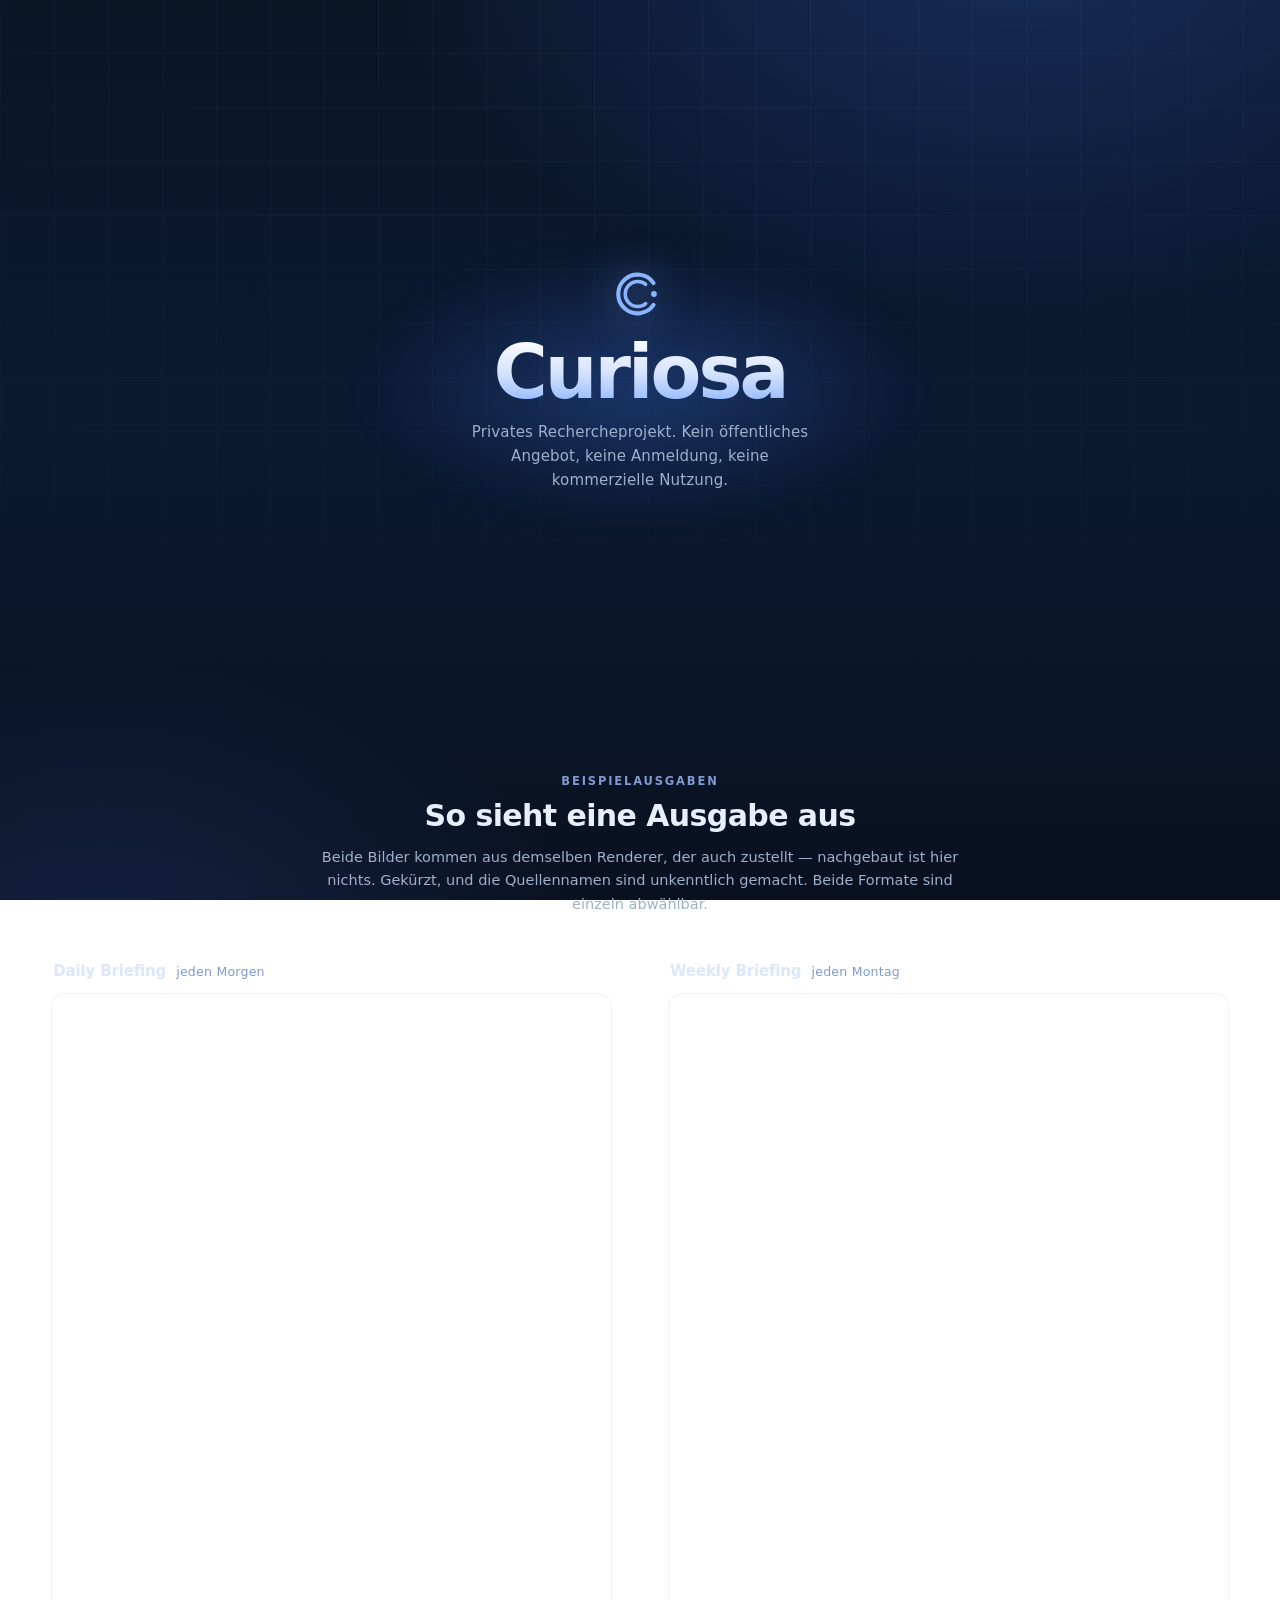
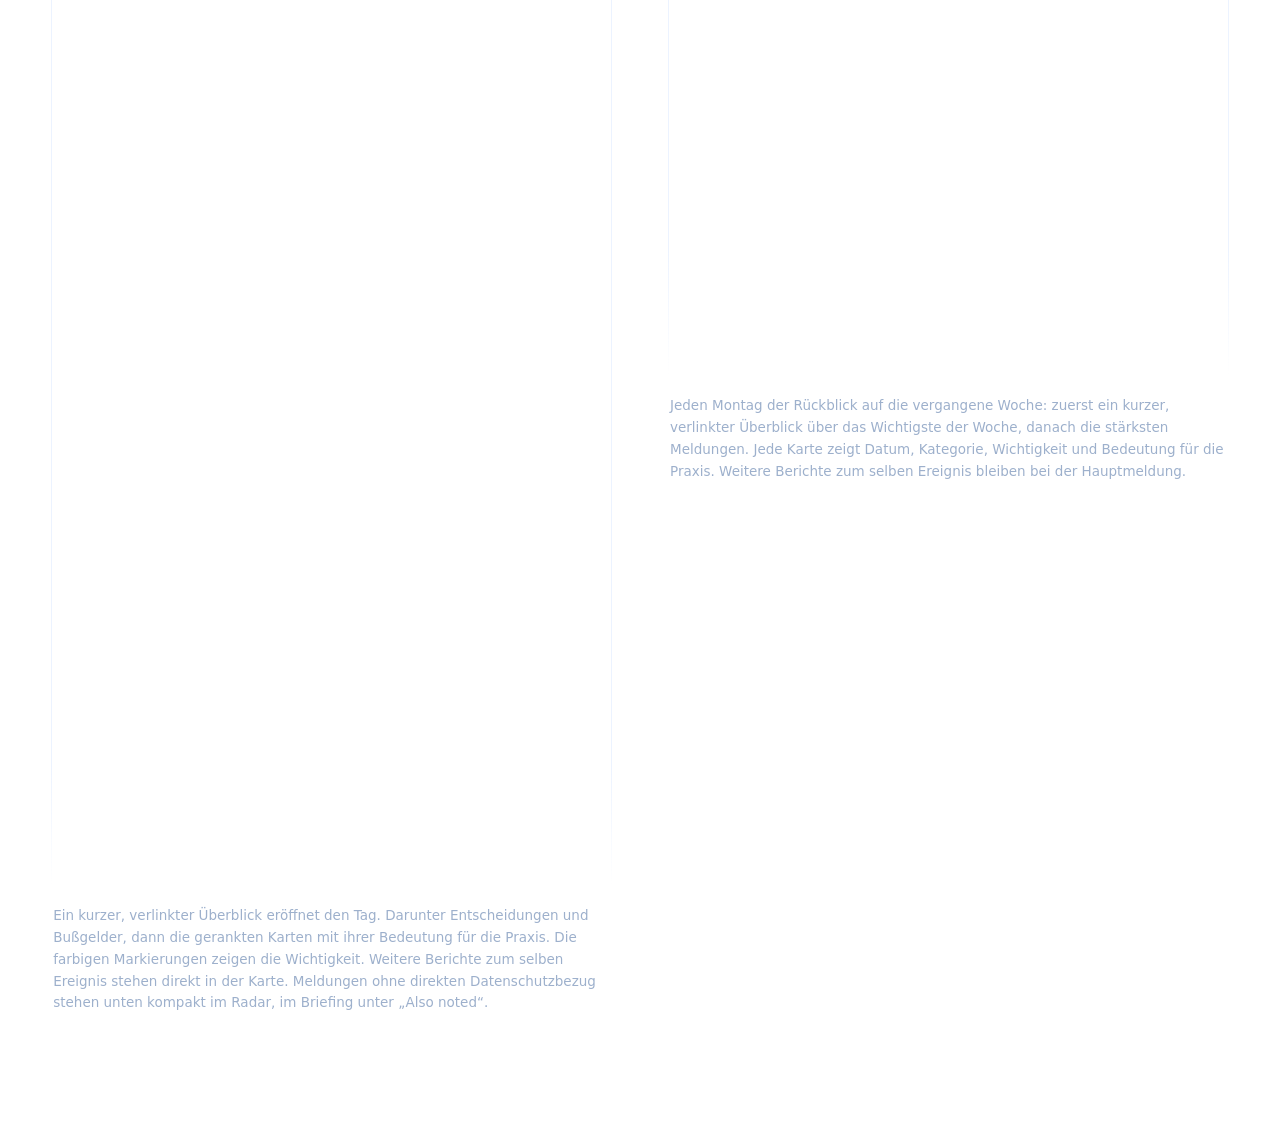
<file: index.html>
<!DOCTYPE html>
<html lang="de">
<head>
    <meta charset="utf-8">
    <meta name="viewport" content="width=device-width, initial-scale=1">
    <meta http-equiv="Content-Security-Policy" content="default-src 'none'; style-src 'self'; img-src 'self'; base-uri 'self'; form-action 'none'">
    <link rel="icon" href="/favicon.ico" sizes="any">
    <link rel="icon" type="image/png" sizes="32x32" href="/favicon-32x32.png">
    <link rel="icon" type="image/png" sizes="16x16" href="/favicon-16x16.png">
    <link rel="apple-touch-icon" sizes="180x180" href="/apple-touch-icon.png">
    <meta name="referrer" content="no-referrer">
    <meta name="robots" content="noindex, nofollow">
    <title>Curiosa</title>
    <link rel="stylesheet" href="/site.css">
</head>
<body class="home-page">
    <main class="home">
        <section class="hero">
            <div class="hero__core">
                <svg class="home__mark" viewBox="0 0 100 100" aria-hidden="true" focusable="false">
                    <path d="M 73.4 31.1 A 33.4 33.4 0 1 0 73.4 68.9" fill="none" stroke="currentColor" stroke-width="7" stroke-linecap="round"/>
                    <path d="M 59.9 33.4 A 21.6 21.6 0 1 0 59.9 66.6" fill="none" stroke="currentColor" stroke-width="6" stroke-linecap="round"/>
                    <circle cx="74" cy="50" r="5" fill="currentColor"/>
                </svg>

                <h1 class="home__title">Curiosa</h1>
                <p class="home__intro">
                    Privates Rechercheprojekt. Kein öffentliches Angebot, keine Anmeldung,
                    keine kommerzielle Nutzung.
                </p>
            </div>
        </section>

        <section class="samples" aria-labelledby="samples-title">
            <div class="samples__head">
                <p class="samples__eyebrow">Beispielausgaben</p>
                <h2 class="samples__title" id="samples-title">So sieht eine Ausgabe aus</h2>
                <p class="samples__note">
                    Beide Bilder kommen aus demselben Renderer, der auch zustellt — nachgebaut ist
                    hier nichts. Gekürzt, und die Quellennamen sind unkenntlich gemacht.
                    Beide Formate sind einzeln abwählbar.
                </p>
            </div>

            <div class="samples__grid">
                <figure class="sample sample--daily">
                    <figcaption class="sample__cap">
                        <span class="sample__kind">Daily Briefing</span>
                        <span class="sample__when">jeden Morgen</span>
                    </figcaption>

                    <div class="sample__sheet">
                        <img class="sample__page" loading="lazy" decoding="async" src="/email-sample-daily.webp" width="1360" height="3617"
                             alt="Tägliches Curiosa-Briefing in Editorial: dunkle Kopfzeile mit Relevanzbalken, ein verlinkter Überblick „Today“, kompakte Entscheidungen und Bußgelder, gerankte Nachrichtenkarten mit Bedeutung für die Praxis und darunter weitere Meldungen unter „Also noted“.">
                        <img class="sample__page sample__page--haze" loading="lazy" decoding="async" src="/email-sample-daily.webp" width="1360" height="3617"
                             alt="" aria-hidden="true">
                    </div>

                    <p class="sample__legend">
                        Ein kurzer, verlinkter Überblick eröffnet den Tag. Darunter Entscheidungen
                        und Bußgelder, dann die gerankten Karten mit ihrer Bedeutung für die Praxis.
                        Die farbigen Markierungen zeigen die Wichtigkeit. Weitere Berichte zum selben
                        Ereignis stehen direkt in der Karte. Meldungen ohne direkten Datenschutzbezug
                        stehen unten kompakt im Radar, im Briefing unter „Also noted“.
                    </p>
                </figure>

                <figure class="sample sample--weekly">
                    <figcaption class="sample__cap">
                        <span class="sample__kind">Weekly Briefing</span>
                        <span class="sample__when">jeden Montag</span>
                    </figcaption>

                    <div class="sample__sheet">
                        <img class="sample__page" loading="lazy" decoding="async" src="/email-sample-weekly.webp" width="1360" height="2381"
                             alt="Wöchentliches Curiosa-Briefing in Editorial: Kopfzeile mit Relevanzbalken, ein verlinkter Überblick „This week“ und gerankte Nachrichtenkarten mit Datum, Wichtigkeit und Bedeutung für die Praxis.">
                        <img class="sample__page sample__page--haze" loading="lazy" decoding="async" src="/email-sample-weekly.webp" width="1360" height="2381"
                             alt="" aria-hidden="true">
                    </div>

                    <p class="sample__legend">
                        Jeden Montag der Rückblick auf die vergangene Woche: zuerst ein kurzer,
                        verlinkter Überblick über das Wichtigste der Woche, danach die stärksten
                        Meldungen. Jede Karte zeigt Datum, Kategorie, Wichtigkeit und Bedeutung für
                        die Praxis. Weitere Berichte zum selben Ereignis bleiben bei der Hauptmeldung.
                    </p>
                </figure>
            </div>
        </section>
    </main>
</body>
</html>
</file>
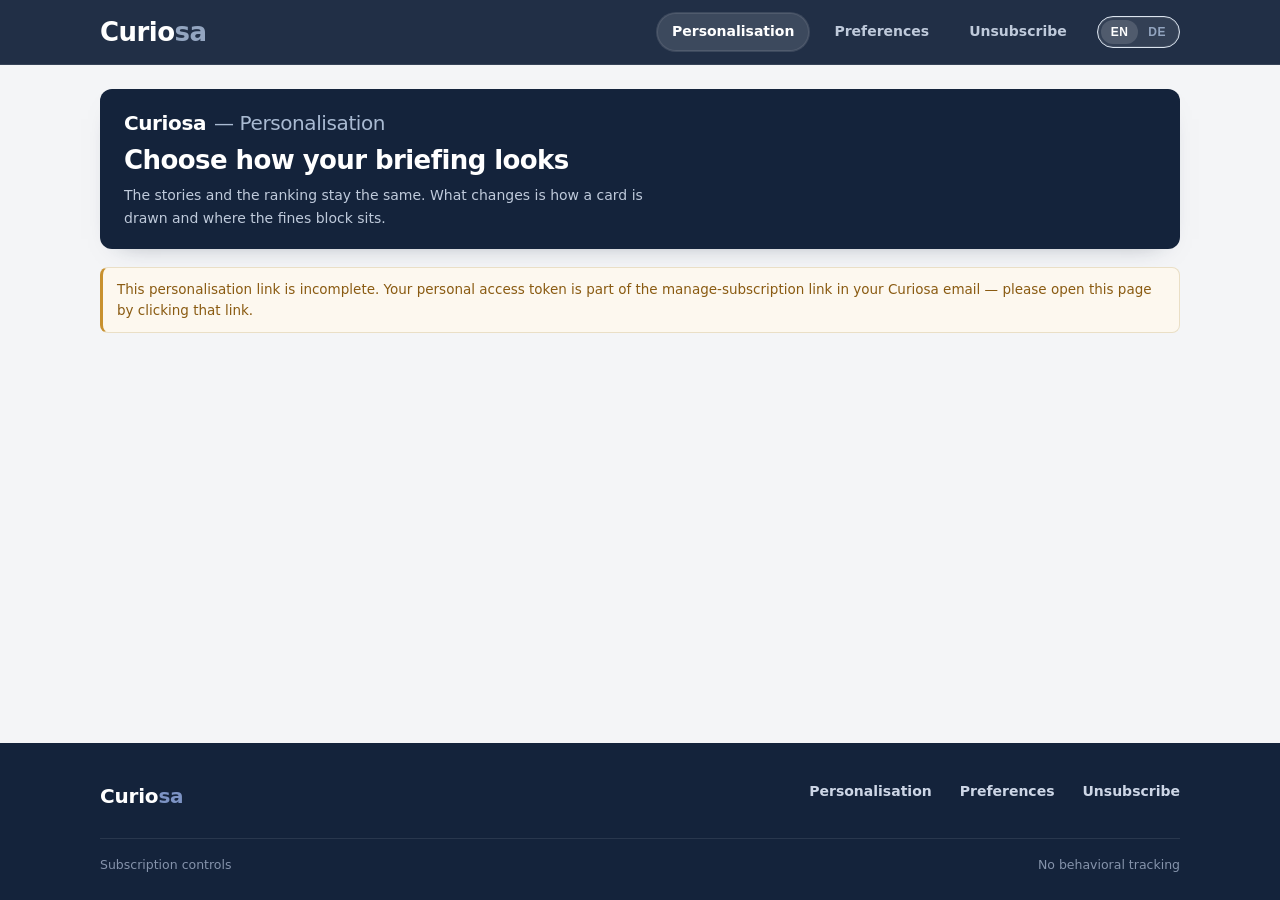
<file: personalisation/index.html>
<!DOCTYPE html>
<html lang="en">
<head>
    <meta charset="utf-8">
    <meta name="viewport" content="width=device-width, initial-scale=1">
    <meta http-equiv="Content-Security-Policy" content="default-src 'self'; script-src 'self' 'unsafe-inline' https://cdn.jsdelivr.net; script-src-attr 'none'; style-src 'self' 'unsafe-inline' https://cdn.jsdelivr.net; font-src 'self' data: https://cdn.jsdelivr.net; connect-src 'self' https://bwdddngjubszavoftljo.supabase.co; img-src 'self' data:; object-src 'none'; base-uri 'self'; form-action 'self'; frame-src 'none'; upgrade-insecure-requests">
    <link rel="icon" href="/favicon.ico" sizes="any">
    <link rel="icon" type="image/png" sizes="32x32" href="/favicon-32x32.png">
    <link rel="icon" type="image/png" sizes="16x16" href="/favicon-16x16.png">
    <link rel="apple-touch-icon" sizes="180x180" href="/apple-touch-icon.png">
    <meta name="referrer" content="no-referrer">
    <meta name="robots" content="noindex, nofollow">
    <title>Curiosa Personalisation</title>
    <link rel="stylesheet" href="../site.css">
    <script defer src="../site-i18n.js"></script>
    <link rel="stylesheet" href="../styles.css">
</head>
<body>
    <script>
        window.CURIOSA_MANAGE_CONFIG = window.CURIOSA_MANAGE_CONFIG || {
            apiBaseUrl: "https://bwdddngjubszavoftljo.supabase.co/functions/v1/manage-subscription"
        };
    </script>

    <header class="site-header">
        <div class="site-header__inner site-container">
            <a class="site-logo" href="/" aria-label="Curiosa">Curio<span>sa</span></a>
            <nav class="site-nav" aria-label="Subscription controls">
                <a class="site-nav__link is-current" aria-current="page" data-i18n href="../personalisation/">Personalisation</a>
                <a class="site-nav__link" data-i18n href="../subscription-configuration/">Preferences</a>
                <a class="site-nav__link" data-i18n href="../unsubscribe/">Unsubscribe</a>
            </nav>
        </div>
    </header>

    <main class="page-shell">
        <section class="masthead">
            <div class="masthead__top">
                <p class="masthead__lockup">
                    <span class="masthead__brand">Curiosa</span><span class="masthead__kind" data-i18n>Personalisation</span>
                </p>
                <h1 data-i18n>Choose how your briefing looks</h1>
                <p class="intro" data-i18n>
                    The stories and the ranking stay the same. What changes is how a card is
                    drawn and where the fines block sits.
                </p>
            </div>
        </section>

        <div class="page-notes">
            <p id="status-message" class="note is-hidden" role="status" aria-live="polite"></p>
        </div>

        <div class="layout-grid">
            <div class="layout-main">
                <section class="card">
                    <div class="card-heading">
                        <h2 data-i18n>Card layout</h2>
                        <p data-i18n>How each story is set on the page.</p>
                    </div>
                    <div id="theme-options" class="mode-switch" role="radiogroup" aria-label="Card layout"></div>
                </section>

                <section class="card">
                    <div class="card-heading">
                        <h2 data-i18n>Decisions &amp; fines</h2>
                        <p data-i18n>Where the block of decisions and fines sits in the issue.</p>
                    </div>
                    <div class="mode-switch" role="radiogroup" aria-label="Decisions and fines">
                        <label class="mode-option">
                            <input type="radio" name="decisions-position" value="before_news">
                            <span>
                                <strong data-i18n>Before the news</strong>
                                <small data-i18n>The issue opens with the decisions.</small>
                            </span>
                        </label>
                        <label class="mode-option">
                            <input type="radio" name="decisions-position" value="after_news">
                            <span>
                                <strong data-i18n>After the news</strong>
                                <small data-i18n>The news leads and the decisions follow.</small>
                            </span>
                        </label>
                    </div>
                </section>

                <section id="radar-card" class="card is-hidden">
                    <div class="card-heading">
                        <h2 data-i18n>Radar</h2>
                        <p data-i18n>How much of the issue is shortened to a one-line list at the end.</p>
                    </div>
                    <div id="radar-options" class="mode-switch" role="radiogroup" aria-label="Radar"></div>
                    <div id="radar-strip" class="radar-strip is-hidden" aria-hidden="true"></div>
                    <p id="radar-strip-note" class="radar-strip__note is-hidden"></p>
                </section>
            </div>

            <aside class="preview-rail">
                <div class="preview-card">
                    <div class="card-heading">
                        <h2 data-i18n>Preview</h2>
                    </div>
                    <div class="preview-sheet">
                        <img id="preview-image" class="preview-page" src="/theme-editorial-before_news-strict.webp"
                             width="1360" height="4735" alt="" decoding="async">
                    </div>
                    <p class="preview-note" data-i18n>
                        A sample issue rendered by the same code that sends yours — not your
                        own latest briefing.
                    </p>
                </div>
            </aside>
        </div>
    </main>

    <div id="action-bar" class="action-bar">
        <div class="action-bar__inner">
            <span id="action-bar-note" class="action-bar__note" role="status" aria-live="polite"></span>
            <div class="action-bar__buttons">
                <button id="discard-button" class="button button-secondary is-hidden" type="button" data-i18n>Discard changes</button>
                <button id="save-button" class="button button-primary" type="button" disabled data-i18n>Save changes</button>
            </div>
        </div>
    </div>

    <footer class="site-footer">
        <div class="site-footer__inner site-container">
            <div class="site-footer__brand">
                <span class="site-footer__logo">Curio<span>sa</span></span>
            </div>
            <nav class="site-footer__nav" aria-label="Subscription controls">
                <a data-i18n href="../personalisation/">Personalisation</a>
                <a data-i18n href="../subscription-configuration/">Preferences</a>
                <a data-i18n href="../unsubscribe/">Unsubscribe</a>
            </nav>
        </div>
        <div class="site-footer__bottom site-container">
            <span data-i18n>Subscription controls</span>
            <span data-i18n>No behavioral tracking</span>
        </div>
    </footer>

    <script>
        /* Carry the bearer token across the subscription-control pages. */
        (function () {
            var token = new URLSearchParams(window.location.search).get("token");
            if (!token) return;
            document.querySelectorAll(
                'a[href*="personalisation/"], a[href*="subscription-configuration/"], a[href*="unsubscribe/"]'
            ).forEach(function (link) {
                var url = new URL(link.getAttribute("href"), window.location.href);
                url.searchParams.set("token", token);
                link.setAttribute("href", url.toString());
            });
        })();
    </script>

    <script>
        (function () {
            const config = window.CURIOSA_MANAGE_CONFIG || {};
            const params = new URLSearchParams(window.location.search);
            const token = params.get("token");
            const apiBaseUrl = (config.apiBaseUrl || "").trim().replace(/\/$/, "");
            const curT = (text) => (window.curiosaT ? window.curiosaT(text) : text);

            const INCOMPLETE_LINK_MESSAGE =
                "This personalisation link is incomplete. Your personal access token is part of "
                + "the manage-subscription link in your Curiosa email — please open this page by "
                + "clicking that link.";

            const themeOptions = document.getElementById("theme-options");
            const radarOptions = document.getElementById("radar-options");
            const radarCard = document.getElementById("radar-card");
            const radarStrip = document.getElementById("radar-strip");
            const radarStripNote = document.getElementById("radar-strip-note");
            /* Story-by-story, in the order the issue ranks them, with the first
               level that compacts each. Comes from the API so it is derived from
               the same render the preview images are, not written twice. */
            let radarSample = [];
            const RADAR_ORDER = ["off", "strict", "standard", "wide"];
            const positionInputs = document.querySelectorAll('input[name="decisions-position"]');
            const previewImage = document.getElementById("preview-image");
            const statusMessage = document.getElementById("status-message");
            const saveButton = document.getElementById("save-button");
            const discardButton = document.getElementById("discard-button");
            const actionBar = document.getElementById("action-bar");
            const actionBarNote = document.getElementById("action-bar-note");

            /* The saved selection. Everything that differs from it is unsaved. */
            let baseline = null;
            let busy = false;

            function setStatus(message, tone) {
                statusMessage.textContent = message || "";
                statusMessage.classList.toggle("is-hidden", !message);
                statusMessage.classList.toggle("note-warm", tone === "warm");
                statusMessage.classList.toggle("note-success", tone === "success");
            }

            function showFatal(message) {
                setStatus(message, "warm");
                document.querySelector(".layout-grid").classList.add("is-hidden");
                actionBar.classList.add("is-hidden");
            }

            function selection() {
                const theme = themeOptions.querySelector("input:checked");
                const position = document.querySelector('input[name="decisions-position"]:checked');
                const radar = radarOptions.querySelector("input:checked");
                const chosen = {
                    theme: theme ? theme.value : "editorial",
                    decisions_position: position ? position.value : "before_news",
                };
                /* Only send what the page actually showed. With no Radar group
                   rendered there is no choice to report, and posting a default
                   would overwrite a level picked before this page was updated. */
                if (radar) chosen.radar_level = radar.value;
                return chosen;
            }

            /* One image per combination, so only the chosen one is ever fetched.
               A combination without an image falls back to the default rather
               than showing a broken frame — which is what a theme added ahead of
               its preview looks like.

               Each probe carries the request it belongs to, because two quick
               clicks start two loads and the slower one can finish last: without
               the check the preview settles on whichever image the network
               happened to return second, not on what is selected. */
            let previewRequest = 0;

            function updatePreview() {
                const chosen = selection();
                /* Radar is part of the filename because it is the one control
                   whose effect is in the story list rather than in the chrome:
                   a sheet that ignored it would show a shape the choice does
                   not produce. Each sheet is cut to its own length, so a more
                   compact level visibly shortens the preview — which is the
                   thing being chosen. */
                const radar = chosen.radar_level || "strict";
                const src = "/theme-" + chosen.theme + "-" + chosen.decisions_position
                    + "-" + radar + ".webp";
                if (previewImage.getAttribute("src") === src) return;

                const request = ++previewRequest;
                const show = function (url) {
                    if (request !== previewRequest) return;
                    previewImage.src = url;
                };
                const probe = new Image();
                probe.onload = function () { show(src); };
                probe.onerror = function () {
                    show("/theme-editorial-" + chosen.decisions_position + "-" + radar + ".webp");
                };
                probe.src = src;
            }

            function isDirty() {
                if (!baseline) return false;
                const chosen = selection();
                return chosen.theme !== baseline.theme
                    || chosen.decisions_position !== baseline.decisions_position
                    || chosen.radar_level !== baseline.radar_level;
            }

            function updateActionBar() {
                const dirty = isDirty();
                actionBar.classList.toggle("is-dirty", dirty);
                discardButton.classList.toggle("is-hidden", !dirty);
                saveButton.disabled = busy || !dirty;
                actionBarNote.textContent = dirty
                    ? curT("You have unsaved changes.")
                    : curT("All changes saved.");
            }

            /* One stripe per story, in ranked order: filled while it keeps a
               card, hollow once the chosen level compacts it. The picture beside
               this shows the same thing at full size; the strip is what answers
               "which one" without reading the screenshot. */
            function updateStrip() {
                const level = selection().radar_level || "strict";
                const reach = RADAR_ORDER.indexOf(level);
                const hasSample = radarSample.length > 0;
                radarStrip.classList.toggle("is-hidden", !hasSample);
                radarStripNote.classList.toggle("is-hidden", !hasSample);
                if (!hasSample) return;

                radarStrip.textContent = "";
                let compacted = 0;
                radarSample.forEach(function (story) {
                    const at = story.moves_at ? RADAR_ORDER.indexOf(story.moves_at) : -1;
                    const inRadar = at > 0 && reach >= at;
                    if (inRadar) compacted += 1;

                    const stripe = document.createElement("span");
                    stripe.className = "radar-stripe" + (inRadar ? " is-compacted" : "");
                    stripe.title = story.source + " — " + story.title;
                    radarStrip.appendChild(stripe);
                });

                const cards = radarSample.length - compacted;
                radarStripNote.textContent = curT("Sample issue:") + " "
                    + cards + " " + curT("cards") + " · " + compacted + " " + curT("in the list");
            }

            function onChanged() {
                updatePreview();
                updateStrip();
                updateActionBar();
            }

            /* Both radiogroups come from the API in the same shape — key, label,
               description — so they are built by one function. A second copy of
               this would be the place the two drift apart. */
            function renderOptions(container, groupName, choices) {
                container.textContent = "";
                (choices || []).forEach(function (choice) {
                    const label = document.createElement("label");
                    label.className = "mode-option";

                    const input = document.createElement("input");
                    input.type = "radio";
                    input.name = groupName;
                    input.value = choice.key;
                    input.addEventListener("change", onChanged);

                    const copy = document.createElement("span");
                    const name = document.createElement("strong");
                    name.textContent = curT(choice.label);
                    /* The share is a measured number, not a translated string:
                       it goes in as it comes from the API. */
                    if (choice.share) {
                        const share = document.createElement("span");
                        share.className = "mode-option__share";
                        share.textContent = choice.share;
                        name.appendChild(share);
                    }
                    copy.appendChild(name);
                    if (choice.description) {
                        const description = document.createElement("small");
                        description.textContent = curT(choice.description);
                        copy.appendChild(description);
                    }

                    label.appendChild(input);
                    label.appendChild(copy);
                    container.appendChild(label);
                });
            }

            function applySelection(prefs) {
                const chosen = prefs || {};
                const themeInput = themeOptions.querySelector(
                    'input[value="' + (chosen.theme || "editorial").replace(/"/g, "") + '"]'
                ) || themeOptions.querySelector("input");
                if (themeInput) themeInput.checked = true;

                positionInputs.forEach(function (input) {
                    input.checked = input.value === (chosen.decisions_position || "before_news");
                });

                const radarInput = radarOptions.querySelector(
                    'input[value="' + (chosen.radar_level || "strict").replace(/"/g, "") + '"]'
                ) || radarOptions.querySelector('input[value="strict"]')
                    || radarOptions.querySelector("input");
                if (radarInput) radarInput.checked = true;

                baseline = selection();
                updatePreview();
                updateStrip();
                updateActionBar();
            }

            async function requestJson(url, options) {
                const response = await fetch(url, options);
                let payload = null;
                try {
                    payload = await response.json();
                } catch (_error) {
                    payload = null;
                }
                if (!response.ok) {
                    throw new Error(payload && payload.error ? payload.error : "request_failed");
                }
                return payload;
            }

            async function load() {
                if (!token) {
                    showFatal(curT(INCOMPLETE_LINK_MESSAGE));
                    return;
                }
                if (!apiBaseUrl) {
                    showFatal("Personalisation API base URL is not configured.");
                    return;
                }

                setStatus(curT("Loading your layout..."));
                try {
                    const payload = await requestJson(
                        apiBaseUrl + "?token=" + encodeURIComponent(token),
                        { method: "GET", headers: { Accept: "application/json" } },
                    );
                    renderOptions(themeOptions, "theme", payload.themes);
                    /* The card stays hidden until the API offers the levels, so
                       a page deployed ahead of the function shows one setting
                       fewer rather than an empty box. Saving is unaffected:
                       an unknown key in the body is ignored, not rejected. */
                    renderOptions(radarOptions, "radar-level", payload.radar_levels);
                    radarSample = payload.radar_sample || [];
                    radarCard.classList.toggle(
                        "is-hidden", !(payload.radar_levels && payload.radar_levels.length)
                    );
                    applySelection(payload.layout_prefs);
                    setStatus("");
                } catch (error) {
                    const code = error instanceof Error ? error.message : "request_failed";
                    if (code === "invalid_token" || code === "missing_token") {
                        showFatal(curT(INCOMPLETE_LINK_MESSAGE));
                        return;
                    }
                    showFatal(curT("Temporary error. Please try again later or contact us at info@curiosa.news."));
                }
            }

            async function save() {
                if (busy || !isDirty()) return;
                busy = true;
                updateActionBar();
                setStatus(curT("Saving your changes..."));
                try {
                    const payload = await requestJson(
                        apiBaseUrl + "?action=layout&token=" + encodeURIComponent(token),
                        {
                            method: "POST",
                            headers: { "Content-Type": "application/json", Accept: "application/json" },
                            body: JSON.stringify(selection()),
                        },
                    );
                    applySelection(payload.layout_prefs);
                    setStatus(curT("Your layout has been saved. It applies from the next issue."), "success");
                } catch (_error) {
                    setStatus(curT("Temporary error. Please try again later or contact us at info@curiosa.news."), "warm");
                } finally {
                    busy = false;
                    updateActionBar();
                }
            }

            positionInputs.forEach(function (input) {
                input.addEventListener("change", onChanged);
            });
            saveButton.addEventListener("click", save);
            discardButton.addEventListener("click", function () {
                applySelection(baseline);
                setStatus("");
            });

            updateActionBar();
            load();
        })();
    </script>
</body>
</html>
</file>
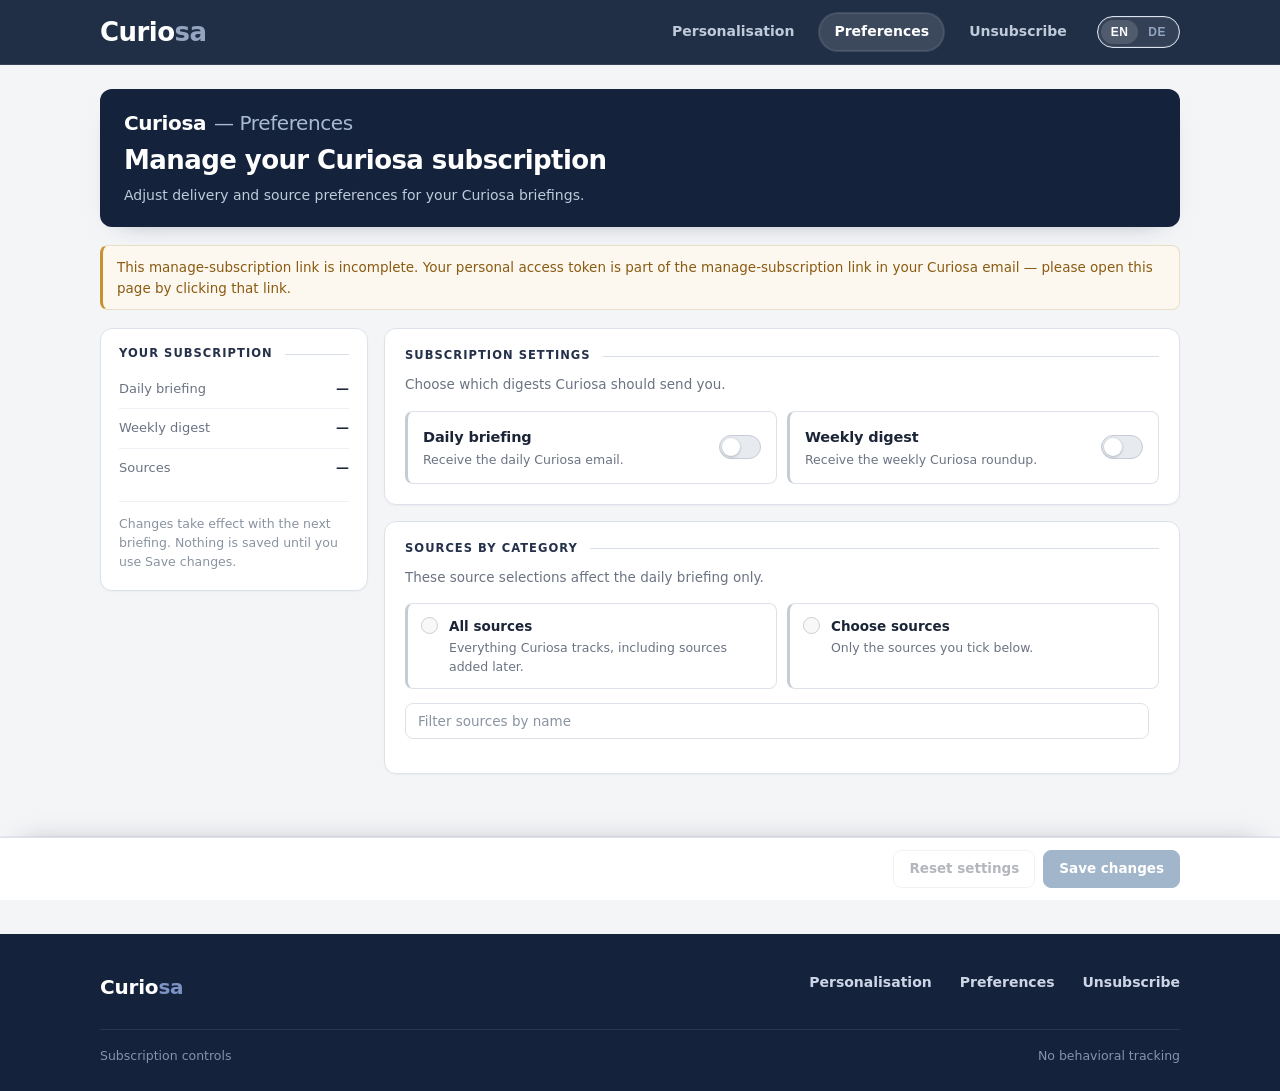
<file: subscription-configuration/index.html>
<!DOCTYPE html>
<html lang="en">
<head>
    <meta charset="utf-8">
    <meta name="viewport" content="width=device-width, initial-scale=1">
    <meta http-equiv="Content-Security-Policy" content="default-src 'self'; script-src 'self' 'unsafe-inline' https://cdn.jsdelivr.net; script-src-attr 'none'; style-src 'self' 'unsafe-inline' https://cdn.jsdelivr.net; font-src 'self' data: https://cdn.jsdelivr.net; connect-src 'self' https://bwdddngjubszavoftljo.supabase.co; img-src 'self' data:; object-src 'none'; base-uri 'self'; form-action 'self'; frame-src 'none'; upgrade-insecure-requests">
    <link rel="icon" href="/favicon.ico" sizes="any">
    <link rel="icon" type="image/png" sizes="32x32" href="/favicon-32x32.png">
    <link rel="icon" type="image/png" sizes="16x16" href="/favicon-16x16.png">
    <link rel="apple-touch-icon" sizes="180x180" href="/apple-touch-icon.png">
    <meta name="referrer" content="no-referrer">
    <meta name="robots" content="noindex, nofollow">
    <title>Curiosa Subscription Configuration</title>
    <link rel="stylesheet" href="../site.css">
    <script defer src="../site-i18n.js"></script>
    <link rel="stylesheet" href="../styles.css">
</head>
<body>
    <script>
        window.CURIOSA_MANAGE_CONFIG = window.CURIOSA_MANAGE_CONFIG || {
            apiBaseUrl: "https://bwdddngjubszavoftljo.supabase.co/functions/v1/manage-subscription"
        };
    </script>

    <header class="site-header">
        <div class="site-header__inner site-container">
            <a class="site-logo" href="/" aria-label="Curiosa">Curio<span>sa</span></a>
            <nav class="site-nav" aria-label="Subscription controls">
                <a class="site-nav__link" data-i18n href="../personalisation/">Personalisation</a>
                <a class="site-nav__link is-current" aria-current="page" data-i18n href="../subscription-configuration/">Preferences</a>
                <a class="site-nav__link" data-i18n href="../unsubscribe/">Unsubscribe</a>
            </nav>
        </div>
    </header>

    <main class="page-shell">
        <section class="masthead">
            <div class="masthead__top">
                <p class="masthead__lockup">
                    <span class="masthead__brand">Curiosa</span><span class="masthead__kind" data-i18n>Preferences</span>
                </p>
                <h1 data-i18n>Manage your Curiosa subscription</h1>
                <p class="intro" data-i18n>
                    Adjust delivery and source preferences for your Curiosa briefings.
                </p>
            </div>
            <div id="top-actions" class="masthead__bar is-hidden">
                <span id="subscription-status-pill" class="status-pill"></span>
                <div class="top-action-buttons">
                    <button id="unsubscribe-button" class="button button-danger is-hidden" type="button" data-i18n>Unsubscribe</button>
                    <button id="resubscribe-button" class="button button-success-soft is-hidden" type="button" data-i18n>Resubscribe</button>
                </div>
            </div>
        </section>

        <div class="page-notes">
            <div id="flow-banner" class="flow-banner is-hidden" role="status" aria-live="polite">
                <div class="flow-banner-copy">
                    <strong id="flow-banner-title"></strong>
                    <p id="flow-banner-text"></p>
                </div>
            </div>
            <p id="legacy-note" class="note note-warm is-hidden" data-i18n>
                Your account is still using legacy YAML-based daily preferences. Saving here will switch you to the new
                DB-managed settings.
            </p>
            <p id="status-message" class="note is-hidden" role="status" aria-live="polite"></p>
        </div>

        <div class="settings-layout">
            <aside class="summary-rail">
                <div class="summary-card">
                    <h2 data-i18n>Your subscription</h2>
                    <dl class="summary-list">
                        <div class="summary-row">
                            <dt data-i18n>Daily briefing</dt>
                            <dd id="summary-daily">—</dd>
                        </div>
                        <div class="summary-row">
                            <dt data-i18n>Weekly digest</dt>
                            <dd id="summary-weekly">—</dd>
                        </div>
                        <div class="summary-row">
                            <dt data-i18n>Sources</dt>
                            <dd id="summary-sources">—</dd>
                        </div>
                    </dl>
                    <p class="summary-hint" data-i18n>
                        Changes take effect with the next briefing. Nothing is saved until you use Save changes.
                    </p>
                </div>
            </aside>

            <div class="settings-main">
                <section class="card">
                    <div class="card-heading">
                        <h2 data-i18n>Subscription settings</h2>
                        <p data-i18n>Choose which digests Curiosa should send you.</p>
                    </div>
                    <div class="toggle-grid">
                        <label class="toggle-card">
                            <input type="checkbox" id="daily-enabled">
                            <span class="toggle-copy">
                                <strong data-i18n>Daily briefing</strong>
                                <small data-i18n>Receive the daily Curiosa email.</small>
                            </span>
                            <span class="switch" aria-hidden="true"></span>
                        </label>
                        <label class="toggle-card">
                            <input type="checkbox" id="weekly-enabled">
                            <span class="toggle-copy">
                                <strong data-i18n>Weekly digest</strong>
                                <small data-i18n>Receive the weekly Curiosa roundup.</small>
                            </span>
                            <span class="switch" aria-hidden="true"></span>
                        </label>
                    </div>
                </section>

                <section class="card">
                    <div class="card-heading">
                        <h2 data-i18n>Sources by category</h2>
                        <p data-i18n>These source selections affect the daily briefing only.</p>
                    </div>

                    <div class="mode-switch" role="radiogroup" aria-label="Source mode">
                        <label class="mode-option">
                            <input type="radio" name="source-mode" id="source-mode-all" value="all">
                            <span>
                                <strong data-i18n>All sources</strong>
                                <small data-i18n>Everything Curiosa tracks, including sources added later.</small>
                            </span>
                        </label>
                        <label class="mode-option">
                            <input type="radio" name="source-mode" id="source-mode-custom" value="custom">
                            <span>
                                <strong data-i18n>Choose sources</strong>
                                <small data-i18n>Only the sources you tick below.</small>
                            </span>
                        </label>
                    </div>

                    <div class="filter-row">
                        <input type="search" id="source-filter" class="filter-input" autocomplete="off" data-i18n-placeholder placeholder="Filter sources by name">
                        <span id="filter-count" class="filter-count"></span>
                    </div>

                    <div id="sources-root" class="sources-root"></div>
                </section>
            </div>
        </div>
    </main>

    <div id="action-bar" class="action-bar">
        <div class="action-bar__inner">
            <span id="action-bar-note" class="action-bar__note" role="status" aria-live="polite"></span>
            <div class="action-bar__buttons">
                <button id="reset-button" class="button button-secondary" type="button" data-i18n>Reset settings</button>
                <button id="discard-button" class="button button-secondary is-hidden" type="button" data-i18n>Discard changes</button>
                <button id="save-button" class="button button-primary" type="button" disabled data-i18n>Save changes</button>
            </div>
        </div>
    </div>

    <footer class="site-footer">
        <div class="site-footer__inner site-container">
            <div class="site-footer__brand">
                <span class="site-footer__logo">Curio<span>sa</span></span>
            </div>
            <nav class="site-footer__nav" aria-label="Subscription controls">
                <a data-i18n href="../personalisation/">Personalisation</a>
                <a data-i18n href="../subscription-configuration/">Preferences</a>
                <a data-i18n href="../unsubscribe/">Unsubscribe</a>
            </nav>
        </div>
        <div class="site-footer__bottom site-container">
            <span data-i18n>Subscription controls</span>
            <span data-i18n>No behavioral tracking</span>
        </div>
    </footer>

    <script>
        /* Carry the bearer token across the two subscription-control pages. */
        (function () {
            var token = new URLSearchParams(window.location.search).get("token");
            if (!token) return;
            document.querySelectorAll(
                'a[href*="personalisation/"], a[href*="subscription-configuration/"], a[href*="unsubscribe/"]'
            ).forEach(function (link) {
                var url = new URL(link.getAttribute("href"), window.location.href);
                url.searchParams.set("token", token);
                link.setAttribute("href", url.toString());
            });
        })();
    </script>
    <script src="../app.js" defer></script>
</body>
</html>
</file>
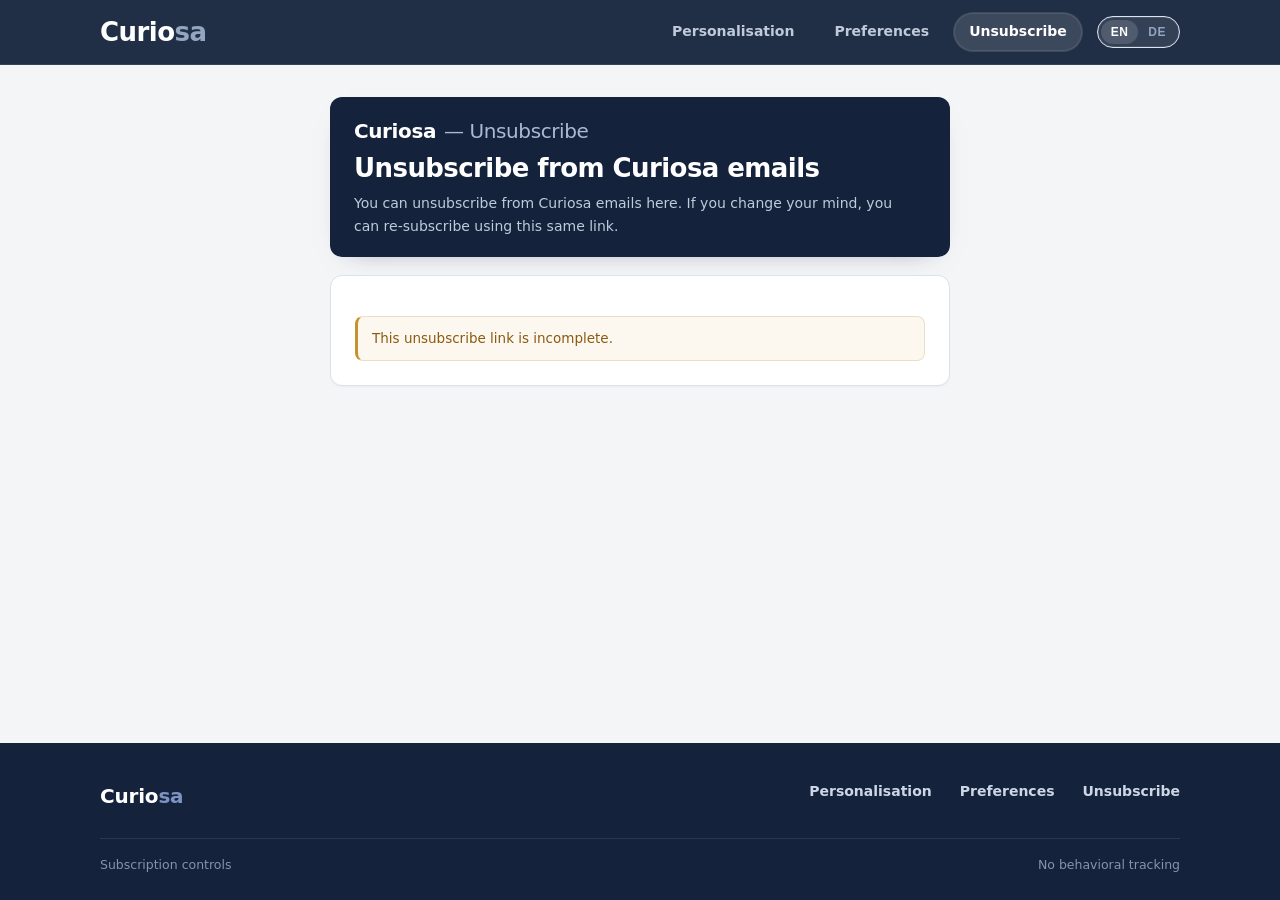
<file: unsubscribe/index.html>
<!DOCTYPE html>
<html lang="en">
<head>
    <meta charset="utf-8">
    <meta name="viewport" content="width=device-width, initial-scale=1">
    <meta http-equiv="Content-Security-Policy" content="default-src 'self'; script-src 'self' 'unsafe-inline' https://cdn.jsdelivr.net; script-src-attr 'none'; style-src 'self' 'unsafe-inline' https://cdn.jsdelivr.net; font-src 'self' data: https://cdn.jsdelivr.net; connect-src 'self' https://bwdddngjubszavoftljo.supabase.co; img-src 'self' data:; object-src 'none'; base-uri 'self'; form-action 'self'; frame-src 'none'; upgrade-insecure-requests">
    <link rel="icon" href="/favicon.ico" sizes="any">
    <link rel="icon" type="image/png" sizes="32x32" href="/favicon-32x32.png">
    <link rel="icon" type="image/png" sizes="16x16" href="/favicon-16x16.png">
    <link rel="apple-touch-icon" sizes="180x180" href="/apple-touch-icon.png">
    <meta name="referrer" content="no-referrer">
    <meta name="robots" content="noindex, nofollow">
    <title>Curiosa Unsubscribe</title>
    <link rel="stylesheet" href="../site.css">
    <script defer src="../site-i18n.js"></script>
    <link rel="stylesheet" href="../styles.css">
</head>
<body>
    <script>
        window.CURIOSA_MANAGE_CONFIG = window.CURIOSA_MANAGE_CONFIG || {
            apiBaseUrl: "https://bwdddngjubszavoftljo.supabase.co/functions/v1/manage-subscription"
        };
    </script>

    <header class="site-header">
        <div class="site-header__inner site-container">
            <a class="site-logo" href="/" aria-label="Curiosa">Curio<span>sa</span></a>
            <nav class="site-nav" aria-label="Subscription controls">
                <a class="site-nav__link" data-i18n href="../personalisation/">Personalisation</a>
                <a class="site-nav__link" data-i18n href="../subscription-configuration/">Preferences</a>
                <a class="site-nav__link is-current" aria-current="page" data-i18n href="../unsubscribe/">Unsubscribe</a>
            </nav>
        </div>
    </header>

    <main class="unsubscribe-shell">
        <section class="masthead">
            <div class="masthead__top">
                <p class="masthead__lockup">
                    <span class="masthead__brand">Curiosa</span><span class="masthead__kind" data-i18n>Unsubscribe</span>
                </p>
                <h1 data-i18n>Unsubscribe from Curiosa emails</h1>
                <p class="intro" data-i18n>
                    You can unsubscribe from Curiosa emails here. If you change your mind, you can re-subscribe using this same link.
                </p>
            </div>
            <div id="status-row" class="masthead__bar is-hidden">
                <p class="unsubscribe-status-label" data-i18n>Current subscription status</p>
                <span id="status-badge" class="status-pill status-pill-neutral" data-i18n>Loading</span>
            </div>
        </section>

        <section class="hero-card unsubscribe-card">
            <div class="card-heading">
                <h2 data-i18n>What happens</h2>
            </div>

            <ul id="consequences" class="consequence-list">
                <li data-i18n>Daily briefings and the weekly digest stop immediately.</li>
                <li data-i18n>Your source and delivery preferences are kept, not deleted.</li>
                <li data-i18n>You can re-subscribe from this page at any time.</li>
            </ul>

            <p id="status-message" class="note" role="status" aria-live="polite" data-i18n>Loading your subscription status...</p>

            <div id="action-buttons" class="unsubscribe-actions">
                <a id="manage-button" class="button button-primary" href="../subscription-configuration/" data-i18n>Adjust preferences instead</a>
                <button id="unsubscribe-button" class="button button-danger-outline" type="button" data-i18n>Unsubscribe</button>
                <button id="resubscribe-button" class="button button-success is-hidden" type="button" data-i18n>Re-subscribe</button>
            </div>

            <div id="confirm-box" class="confirm-box is-hidden">
                <p data-i18n>Unsubscribe from all Curiosa emails? This takes effect right away.</p>
                <div class="confirm-actions">
                    <button id="confirm-unsubscribe" class="button button-danger" type="button" data-i18n>Yes, unsubscribe</button>
                    <button id="cancel-unsubscribe" class="button button-secondary" type="button" data-i18n>Keep my subscription</button>
                </div>
            </div>
        </section>
    </main>

    <footer class="site-footer">
        <div class="site-footer__inner site-container">
            <div class="site-footer__brand">
                <span class="site-footer__logo">Curio<span>sa</span></span>
            </div>
            <nav class="site-footer__nav" aria-label="Subscription controls">
                <a data-i18n href="../personalisation/">Personalisation</a>
                <a data-i18n href="../subscription-configuration/">Preferences</a>
                <a data-i18n href="../unsubscribe/">Unsubscribe</a>
            </nav>
        </div>
        <div class="site-footer__bottom site-container">
            <span data-i18n>Subscription controls</span>
            <span data-i18n>No behavioral tracking</span>
        </div>
    </footer>

    <script>
        /* Carry the bearer token across the two subscription-control pages. */
        (function () {
            var token = new URLSearchParams(window.location.search).get("token");
            if (!token) return;
            document.querySelectorAll(
                'a[href*="personalisation/"], a[href*="subscription-configuration/"], a[href*="unsubscribe/"]'
            ).forEach(function (link) {
                var url = new URL(link.getAttribute("href"), window.location.href);
                url.searchParams.set("token", token);
                link.setAttribute("href", url.toString());
            });
        })();
    </script>
    <script>
        (function () {
            const config = window.CURIOSA_MANAGE_CONFIG || {};
            const params = new URLSearchParams(window.location.search);
            const token = params.get("token");
            const apiBaseUrl = (config.apiBaseUrl || "").trim().replace(/\/$/, "");

            const curT = function (text) { return window.curiosaT ? window.curiosaT(text) : text; };

            const state = {
                status: "",
                busy: false,
            };

            const statusRow = document.getElementById("status-row");
            const statusBadge = document.getElementById("status-badge");
            const statusMessage = document.getElementById("status-message");
            const consequences = document.getElementById("consequences");
            const actionButtons = document.getElementById("action-buttons");
            const manageButton = document.getElementById("manage-button");
            const unsubscribeButton = document.getElementById("unsubscribe-button");
            const resubscribeButton = document.getElementById("resubscribe-button");
            const confirmBox = document.getElementById("confirm-box");
            const confirmButton = document.getElementById("confirm-unsubscribe");
            const cancelButton = document.getElementById("cancel-unsubscribe");

            function setMessage(message, tone) {
                statusMessage.textContent = message || "";
                statusMessage.classList.toggle("is-hidden", !message);
                statusMessage.classList.toggle("note-warm", tone === "warm");
                statusMessage.classList.toggle("note-success", tone === "success");
            }

            function setBusy(isBusy) {
                state.busy = isBusy;
                unsubscribeButton.disabled = isBusy;
                resubscribeButton.disabled = isBusy;
                confirmButton.disabled = isBusy;
                cancelButton.disabled = isBusy;
            }

            function showFatal(message) {
                statusRow.classList.add("is-hidden");
                actionButtons.classList.add("is-hidden");
                consequences.classList.add("is-hidden");
                confirmBox.classList.add("is-hidden");
                setMessage(message, "warm");
            }

            function closeConfirm() {
                confirmBox.classList.add("is-hidden");
            }

            function buildManageUrl() {
                const url = new URL("../subscription-configuration/", window.location.href);
                url.searchParams.set("token", token);
                return url.toString();
            }

            function buildUnsubscribeApiUrl(action) {
                const manageUrl = new URL(apiBaseUrl);
                const unsubscribeUrl = new URL("/functions/v1/unsubscribe", manageUrl.origin);
                unsubscribeUrl.searchParams.set("token", token);
                unsubscribeUrl.searchParams.set("redirect", "0");
                if (action) {
                    unsubscribeUrl.searchParams.set("action", action);
                }
                return unsubscribeUrl.toString();
            }

            function renderStatus() {
                const isActive = state.status === "active";
                const isUnsubscribed = state.status === "unsubscribed";
                statusRow.classList.toggle("is-hidden", !(isActive || isUnsubscribed));
                statusBadge.className = "status-pill";

                /* Only the state you are actually in offers an action: an active
                   subscriber sees leaving, an unsubscribed one sees coming back. */
                if (isActive) {
                    statusBadge.textContent = curT("Active");
                    statusBadge.classList.add("status-pill-active");
                    consequences.classList.remove("is-hidden");
                    manageButton.classList.remove("is-hidden");
                    unsubscribeButton.disabled = state.busy;
                    unsubscribeButton.classList.remove("is-hidden");
                    resubscribeButton.classList.add("is-hidden");
                    return;
                }

                if (isUnsubscribed) {
                    statusBadge.textContent = curT("Unsubscribed");
                    statusBadge.classList.add("status-pill-inactive");
                    consequences.classList.add("is-hidden");
                    manageButton.classList.add("is-hidden");
                    unsubscribeButton.classList.add("is-hidden");
                    resubscribeButton.disabled = state.busy;
                    resubscribeButton.classList.remove("is-hidden");
                    closeConfirm();
                    return;
                }

                statusBadge.textContent = curT("Loading");
                statusBadge.classList.add("status-pill-neutral");
                unsubscribeButton.disabled = true;
                resubscribeButton.disabled = true;
            }

            async function requestJson(url, options) {
                const response = await fetch(url, options);
                let payload = null;
                try {
                    payload = await response.json();
                } catch (_error) {
                    payload = null;
                }

                if (!response.ok) {
                    const errorCode = payload && payload.error ? payload.error : "request_failed";
                    throw new Error(errorCode);
                }

                return payload;
            }

            async function loadStatus(successMessage, tone) {
                setBusy(true);
                try {
                    const payload = await requestJson(
                        `${apiBaseUrl}?token=${encodeURIComponent(token)}`,
                        { method: "GET", headers: { Accept: "application/json" } },
                    );
                    state.status = payload.status || "";
                    renderStatus();
                    setMessage(successMessage || curT("Your current subscription status is loaded."), tone);
                } catch (error) {
                    const code = error instanceof Error ? error.message : "request_failed";
                    if (code === "invalid_token") {
                        showFatal(curT("This unsubscribe link is invalid."));
                        return;
                    }
                    if (code === "missing_token") {
                        showFatal(curT("This unsubscribe link is incomplete."));
                        return;
                    }
                    setMessage(curT("Temporary error. Please try again later or contact us at info@curiosa.news."), "warm");
                    renderStatus();
                } finally {
                    setBusy(false);
                    renderStatus();
                }
            }

            async function changeSubscription(action) {
                setBusy(true);
                closeConfirm();
                setMessage(action === "resubscribe" ? curT("Re-subscribing...") : curT("Unsubscribing..."));

                try {
                    const response = await fetch(buildUnsubscribeApiUrl(action), {
                        method: "POST",
                        headers: { Accept: "text/plain" },
                    });
                    if (!response.ok) {
                        throw new Error("request_failed");
                    }
                    await loadStatus(action === "resubscribe"
                        ? curT("You have been re-subscribed successfully.")
                        : curT("You have been unsubscribed successfully."), "success");
                } catch (_error) {
                    setMessage(curT("Could not update your subscription right now. Please try again later or contact us at info@curiosa.news."), "warm");
                } finally {
                    setBusy(false);
                    renderStatus();
                }
            }

            unsubscribeButton.addEventListener("click", () => {
                confirmBox.classList.remove("is-hidden");
                confirmButton.focus();
            });
            cancelButton.addEventListener("click", closeConfirm);
            confirmButton.addEventListener("click", () => changeSubscription(""));
            resubscribeButton.addEventListener("click", () => changeSubscription("resubscribe"));

            if (!token) {
                showFatal(curT("This unsubscribe link is incomplete."));
                return;
            }

            if (!apiBaseUrl) {
                showFatal(curT("Subscription status is temporarily unavailable. Please try again later or contact us at info@curiosa.news."));
                return;
            }

            manageButton.href = buildManageUrl();
            renderStatus();
            loadStatus();
        })();
    </script>
</body>
</html>
</file>
<file: site.css>
/* Curiosa-Web — shared site chrome (header / footer / layout container).
   Self-contained: does not depend on per-page :root tokens, so it can be
   loaded by pages that style their body with inline CSS, styles.css, or
   subscribe.css without collisions. */

:root {
    --site-navy: #1e2d45;
    --site-navy-deep: #14233b;
    --site-blue: #1e3a8a;
}

/* ---- Site-wide backdrop ---------------------------------------------- */
/* Subtle fixed brand-blue grid, fading out toward the lower half of the
   viewport. Sits behind all content on every page that loads site.css. */
body::before {
    content: "";
    position: fixed;
    inset: 0;
    z-index: -1;
    pointer-events: none;
    background-image:
        linear-gradient(90deg, rgba(30, 58, 138, 0.05) 1px, transparent 1px),
        linear-gradient(0deg, rgba(30, 58, 138, 0.05) 1px, transparent 1px);
    background-size: 56px 56px;
    -webkit-mask-image: linear-gradient(180deg, rgba(0, 0, 0, 0.9) 0%, rgba(0, 0, 0, 0.35) 45%, transparent 78%);
    mask-image: linear-gradient(180deg, rgba(0, 0, 0, 0.9) 0%, rgba(0, 0, 0, 0.35) 45%, transparent 78%);
}

/* ---- Layout container ------------------------------------------------ */
/* Header/footer bars span the full viewport width; this container keeps
   their content (and page content) in a centered, readable column. */
.site-container {
    width: min(1080px, calc(100% - 48px));
    margin: 0 auto;
}

.site-container--wide {
    width: min(1320px, calc(100% - 48px));
}

/* ---- Header ---------------------------------------------------------- */
.site-header {
    position: sticky;
    top: 0;
    z-index: 30;
    border-bottom: 1px solid rgba(229, 231, 235, 0.9);
    background: rgba(248, 250, 252, 0.9);
    -webkit-backdrop-filter: blur(14px);
    backdrop-filter: blur(14px);
}

.site-header__inner {
    display: flex;
    align-items: center;
    justify-content: space-between;
    gap: 18px;
    min-height: 64px;
}

.site-logo {
    flex-shrink: 0;
    color: var(--site-navy);
    font-size: 26px;
    font-weight: 800;
    line-height: 1;
    letter-spacing: -0.01em;
    text-decoration: none;
}

.site-logo span {
    color: var(--site-blue);
}

/* When the logo links home (control pages), give it hover/focus affordance. */
a.site-logo {
    transition: opacity 0.16s ease;
}

a.site-logo:hover {
    opacity: 0.82;
}

a.site-logo:focus-visible {
    outline: 2px solid var(--site-blue);
    outline-offset: 3px;
    border-radius: 6px;
}

.site-nav {
    display: flex;
    align-items: center;
    flex-wrap: wrap;
    justify-content: flex-end;
    gap: 8px;
}

.lang-toggle {
    display: inline-flex;
    align-items: center;
    margin-left: 6px;
    border: 1px solid var(--site-line, #dbe4ef);
    border-radius: 999px;
    padding: 3px;
    background: rgba(255, 255, 255, 0.7);
}

.lang-toggle__option {
    border: 0;
    border-radius: 999px;
    padding: 5px 10px;
    background: transparent;
    color: #64748b;
    font-size: 12px;
    font-weight: 800;
    letter-spacing: 0.04em;
    cursor: pointer;
}

.lang-toggle__option.is-active {
    background: #eef3ff;
    color: var(--site-blue, #1e3a8a);
    box-shadow: inset 0 0 0 1px #d8deea;
    cursor: default;
}

.site-nav__link {
    display: inline-flex;
    align-items: center;
    justify-content: center;
    min-height: 38px;
    padding: 8px 15px;
    border: 1px solid transparent;
    border-radius: 999px;
    color: #374151;
    background: transparent;
    font-size: 14px;
    font-weight: 700;
    text-decoration: none;
    transition: color 0.16s ease, background-color 0.16s ease, border-color 0.16s ease;
}

.site-nav__link:hover {
    color: var(--site-blue);
    background: rgba(30, 58, 138, 0.07);
}

.site-nav__link:focus-visible {
    outline: 2px solid var(--site-blue);
    outline-offset: 2px;
}

.nav-button {
    font-family: inherit;
    cursor: pointer;
}

.site-nav__link--primary {
    color: #ffffff;
    background: var(--site-navy);
    border-color: var(--site-navy);
}

.site-nav__link--primary:hover {
    color: #ffffff;
    background: var(--site-blue);
}

/* ---- Footer ---------------------------------------------------------- */
.site-footer {
    margin-top: 56px;
    background: var(--site-navy-deep);
    color: #aeb9cc;
}

.site-footer__inner {
    display: flex;
    align-items: flex-start;
    justify-content: space-between;
    gap: 32px;
    padding: 38px 0 26px;
}

.site-footer__brand {
    max-width: 340px;
}

.site-footer__logo {
    color: #ffffff;
    font-size: 20px;
    font-weight: 800;
    letter-spacing: -0.01em;
}

.site-footer__logo span {
    color: #7d93c4;
}

.site-footer__tagline {
    margin: 10px 0 0;
    color: #9aa6bd;
    font-size: 13.5px;
    line-height: 1.6;
}

.site-footer__nav {
    display: flex;
    flex-wrap: wrap;
    gap: 12px 28px;
}

.site-footer__nav a {
    color: #cdd6e6;
    font-size: 14px;
    font-weight: 600;
    text-decoration: none;
    transition: color 0.16s ease;
}

.site-footer__nav a:hover {
    color: #ffffff;
    text-decoration: underline;
    text-underline-offset: 3px;
}

.site-footer__nav a:focus-visible {
    outline: 2px solid #7d93c4;
    outline-offset: 2px;
}

.site-footer__bottom {
    display: flex;
    flex-wrap: wrap;
    align-items: center;
    justify-content: space-between;
    gap: 8px 20px;
    padding: 16px 0 26px;
    border-top: 1px solid rgba(255, 255, 255, 0.09);
    color: #8593ab;
    font-size: 12.5px;
}

/* ---- Responsive ------------------------------------------------------ */
@media (max-width: 640px) {
    .site-header__inner {
        align-items: flex-start;
        flex-direction: column;
        gap: 10px;
        padding: 12px 0;
    }

    .site-nav {
        justify-content: flex-start;
    }

    .site-footer__inner {
        flex-direction: column;
        gap: 22px;
    }

    .site-footer__bottom {
        flex-direction: column;
        align-items: flex-start;
        gap: 6px;
    }
}

@media (prefers-reduced-motion: reduce) {
    .site-nav__link,
    .site-footer__nav a {
        transition: none;
    }
}

/* ---- Dark theme (follows the OS preference) -------------------------- */
@media (prefers-color-scheme: dark) {
    :root {
        color-scheme: dark;
    }

    body::before {
        background-image:
            linear-gradient(90deg, rgba(143, 177, 255, 0.055) 1px, transparent 1px),
            linear-gradient(0deg, rgba(143, 177, 255, 0.055) 1px, transparent 1px);
    }

    .site-header {
        border-bottom-color: rgba(42, 51, 72, 0.9);
        background: rgba(13, 18, 28, 0.88);
    }

    .site-logo {
        color: #E8EDF5;
    }

    .site-logo span {
        color: #8AB4FF;
    }

    .site-nav__link {
        color: #C3CCD9;
    }

    .site-nav__link:hover {
        color: #A9C4FF;
        background: rgba(138, 180, 255, 0.09);
    }

    .site-nav__link:focus-visible {
        outline-color: #8AB4FF;
    }

    .site-nav__link--primary {
        color: #ffffff;
        background: #2E4A8F;
        border-color: #2E4A8F;
    }

    .site-nav__link--primary:hover {
        background: #3B5CB0;
    }

    .lang-toggle {
        border-color: #2E3A52;
        background: rgba(22, 31, 48, 0.7);
    }

    .lang-toggle__option {
        color: #93A1B5;
    }

    .lang-toggle__option.is-active {
        background: #24304A;
        color: #A9C4FF;
        box-shadow: inset 0 0 0 1px #354361;
    }
}
/* ---- Root page ------------------------------------------------------- */
/* Standalone dark-navy landing. Committed to a single dark look (not
   theme-reactive) as a deliberate hero. Pure CSS — no scripts, no external
   resources. Scoped to .home-page / .home so it never touches the
   subscription-control pages, which style their own body through styles.css. */
body.home-page {
    margin: 0;
    min-height: 100vh;
    overflow-x: hidden;
    font-family: system-ui, -apple-system, BlinkMacSystemFont, "Segoe UI", Roboto, sans-serif;
    color: #e6edf7;
    background:
        radial-gradient(1100px 720px at 80% -12%, rgba(56, 110, 230, 0.30), transparent 60%),
        radial-gradient(920px 620px at 8% 112%, rgba(46, 74, 143, 0.34), transparent 56%),
        linear-gradient(180deg, #0a1526 0%, #0b1a32 46%, #091120 100%);
    /* The page scrolls now. Pinning the gradients to the viewport keeps the
       lighting the hero was drawn for instead of stretching it over a
       document several screens tall. */
    background-attachment: fixed;
}

/* Theme-independent brand grid — overrides the shared body::before so the
   home page shows the same grid regardless of the visitor's OS theme. */
body.home-page::before {
    background-image:
        linear-gradient(90deg, rgba(140, 180, 255, 0.06) 1px, transparent 1px),
        linear-gradient(0deg, rgba(140, 180, 255, 0.06) 1px, transparent 1px);
    background-size: 54px 54px;
    -webkit-mask-image: radial-gradient(125% 92% at 50% 4%, #000 0%, rgba(0, 0, 0, 0.5) 46%, transparent 82%);
    mask-image: radial-gradient(125% 92% at 50% 4%, #000 0%, rgba(0, 0, 0, 0.5) 46%, transparent 82%);
}

.home {
    position: relative;
    z-index: 1;
    box-sizing: border-box;
    width: 100%;
    margin: 0 auto;
}


/* ---- Hero ------------------------------------------------------------- */
/* Deliberately short of a full viewport: the gallery below has to show its
   first line, or the page reads as if it ended at the wordmark. */
.hero {
    position: relative;
    box-sizing: border-box;
    display: flex;
    align-items: center;
    justify-content: center;
    min-height: 86vh;
    padding: 64px 24px clamp(56px, 9vh, 96px);
    text-align: center;
}

/* Soft blue spotlight behind the wordmark for depth. */
.hero::before {
    content: "";
    position: absolute;
    z-index: 0;
    top: 50%;
    left: 50%;
    width: min(760px, 96vw);
    height: 360px;
    transform: translate(-50%, -50%);
    background: radial-gradient(closest-side, rgba(64, 120, 240, 0.30), transparent 72%);
    filter: blur(22px);
    pointer-events: none;
}

.hero__core {
    position: relative;
    z-index: 1;
    width: min(360px, 100%);
}

/* The Curiosa arc mark as a glowing lockup above the wordmark. */
.home__mark {
    display: block;
    width: clamp(46px, 5.5vw, 58px);
    height: auto;
    margin: 0 auto 14px;
    color: #8ab4ff;
    filter: drop-shadow(0 0 20px rgba(120, 160, 255, 0.55));
}

.home__title {
    margin: 0 0 12px;
    font-size: clamp(44px, 7vw, 74px);
    font-weight: 800;
    letter-spacing: -0.04em;
    line-height: 0.95;
    background: linear-gradient(180deg, #ffffff 0%, #d3e2ff 52%, #8ab4ff 100%);
    -webkit-background-clip: text;
    background-clip: text;
    -webkit-text-fill-color: transparent;
    color: #d3e2ff;
}

.home__intro {
    max-width: 360px;
    margin: 0 auto;
    color: #9db0cc;
    font-size: clamp(13.5px, 1.4vw, 15px);
    line-height: 1.6;
    letter-spacing: 0.01em;
}

/* Entrance polish. */
.home__mark {
    animation: home-rise 0.7s cubic-bezier(0.2, 0.7, 0.2, 1) both;
}

.home__title {
    animation: home-rise 0.7s 0.06s cubic-bezier(0.2, 0.7, 0.2, 1) both;
}

.home__intro {
    animation: home-rise 0.7s 0.12s cubic-bezier(0.2, 0.7, 0.2, 1) both;
}

@keyframes home-rise {
    from {
        opacity: 0;
        transform: translateY(14px);
    }
    to {
        opacity: 1;
        transform: none;
    }
}


/* ---- Email samples ----------------------------------------------------- */
/* Two issues straight out of the production renderer, rasterised. Images
   rather than markup on purpose: the source list is not public, and a blurred
   <span> is still plain text in the page source, while a blurred pixel is not.

   Each sheet stacks two copies of the same file, so the browser fetches it
   once. The lower copy is sharp; the upper one is blurred and masked to exist
   only over the last stretch, and the sheet itself is masked to transparent at
   its bottom edge. Together they read as an issue dissolving mid-page rather
   than as a very short email. Both masks are expressed in percent, so the
   fade keeps its proportion when the sheet scales down on a narrow screen —
   and the two sheets carry their own values, because they are not the same
   height. */
.samples {
    box-sizing: border-box;
    width: min(1360px, 92vw);
    margin: 0 auto;
    padding-bottom: clamp(64px, 12vh, 140px);
}

.samples__head {
    max-width: 640px;
    margin: 0 auto clamp(30px, 4vw, 46px);
    text-align: center;
}

.samples__eyebrow {
    margin: 0 0 10px;
    color: #7f9ad0;
    font-size: 11.5px;
    font-weight: 700;
    letter-spacing: 0.16em;
    text-transform: uppercase;
}

.samples__title {
    margin: 0 0 12px;
    color: #e8effb;
    font-size: clamp(22px, 3vw, 30px);
    font-weight: 700;
    letter-spacing: -0.02em;
    line-height: 1.2;
}

.samples__note {
    margin: 0;
    color: #9db0cc;
    font-size: clamp(13px, 1.4vw, 14.5px);
    line-height: 1.62;
}

.samples__grid {
    display: grid;
    /* Explicit, and minmax(0, …): an auto column takes its width from the
       item's max-content, and the item's max-content is the capture's
       intrinsic 1360 px capped at max-width — which blows the column out to
       680 px on a phone and pushes the whole section past the viewport. */
    grid-template-columns: minmax(0, 1fr);
    gap: clamp(40px, 6vw, 56px);
    justify-items: center;
}

.sample {
    display: flex;
    flex-direction: column;
    box-sizing: border-box;
    width: 100%;
    /* The capture is 680 CSS px wide at 2×; past that it would upscale. */
    max-width: 680px;
    margin: 0;
}

/* Both sheets fade over roughly the same 150 px of their own capture, with
   the haze starting ~210 px up — the percentages differ only because the two
   captures are not the same height (daily 1886.5, weekly 1200.5 CSS px). The
   daily numbers are also what keeps the Radar section on the readable side of
   the fade, so re-check them if the sample images are regenerated at a
   different length. */
.sample--daily {
    --sheet-fade: 92%;
    --haze-in: 89%;
    --haze-full: 99%;
}

.sample--weekly {
    --sheet-fade: 87.5%;
    --haze-in: 82.5%;
    --haze-full: 98%;
}

.sample__cap {
    display: flex;
    flex-wrap: wrap;
    align-items: baseline;
    gap: 4px 10px;
    margin: 0 2px 13px;
}

.sample__kind {
    color: #dce7fb;
    font-size: 15px;
    font-weight: 700;
    letter-spacing: -0.01em;
}

.sample__when {
    color: #7f9ad0;
    font-size: 12.5px;
    letter-spacing: 0.02em;
}

.sample__sheet {
    position: relative;
    overflow: hidden;
    /* Only the top corners are ever drawn — the bottom two are inside the
       fade, and so is the hairline that would otherwise close the box. */
    border-radius: 14px 14px 0 0;
    box-shadow:
        inset 0 0 0 1px rgba(150, 186, 255, 0.18),
        0 26px 64px -30px rgba(3, 8, 18, 0.95);
    -webkit-mask-image: linear-gradient(180deg, #000 var(--sheet-fade), transparent 100%);
    mask-image: linear-gradient(180deg, #000 var(--sheet-fade), transparent 100%);
}

.sample__page {
    display: block;
    width: 100%;
    height: auto;
}

.sample__page--haze {
    position: absolute;
    top: 0;
    left: 0;
    filter: blur(7px);
    -webkit-mask-image: linear-gradient(180deg, transparent var(--haze-in), #000 var(--haze-full));
    mask-image: linear-gradient(180deg, transparent var(--haze-in), #000 var(--haze-full));
    pointer-events: none;
}

.sample__legend {
    margin: 20px 2px 0;
    color: #9db0cc;
    font-size: 13.5px;
    line-height: 1.62;
}

/* Two sheets fit side by side only once each column can still carry the
   capture at a readable scale. Below that they stack at full width. */
@media (min-width: 1280px) {
    .samples__grid {
        grid-template-columns: repeat(2, minmax(0, 1fr));
        align-items: start;
    }
}

@media (max-width: 560px) {
    .sample__legend {
        font-size: 13px;
    }
}

@media (prefers-reduced-motion: reduce) {
    .home__mark,
    .home__title,
    .home__intro {
        animation: none;
    }
}
</file>
<file: styles.css>
/* Curiosa subscription-control pages — the daily briefing's design, as a UI.

   styles.css is loaded only by /subscription-configuration/ and /unsubscribe/.
   Both pages are reached from a link at the bottom of an issue, so they are
   read seconds after the email itself: the palette, the type stack and the
   three structural idioms below are lifted from core/email_style_tokens.py and
   output/templates/email_template.html rather than invented here.

     1. The masthead is the email's header block — navy #14233B, the
        "Curiosa — <name>" lockup, a hairline in white at 10%, and a strip
        under it where the email puts Topic Pulse and these pages put status.
     2. Every section opens the way NACHRICHTEN and RADAR do: a small
        uppercase label, a hairline rule running to the end of the line, and a
        count badge sitting on it.
     3. Cards carry a left rail in their category colour, the same 3px rail an
        item card has in the issue. Authorities take the red the email gives a
        supervisory authority; everything else takes the neutral slate.

   One committed light theme, no OS light/dark split — the rules here also
   neutralize site.css's prefers-color-scheme block, which styles.css outranks
   by load order. Long checkbox lists are the whole point of these pages, and
   they stay far more legible on light. */

:root {
    color-scheme: light;

    /* Foundations — EMAIL_STYLE_TOKENS, light theme. */
    --canvas: #F4F5F7;
    --panel: #FFFFFF;
    --panel-2: #F8F9FB;
    --line: #DDE2EA;
    --line-soft: #EDF0F5;
    --line-strong: #C5CCD6;

    --text: #1B2537;
    --text-2: #565D6B;
    --muted: #6B7383;
    --faint: #8A93A1;

    --navy: #14233B;
    --navy-line: rgba(255, 255, 255, 0.10);
    --navy-text: #BFCADB;
    --navy-text-2: #93A5C0;
    --navy-text-3: #A9BAD2;

    --link: #2F5D8C;
    --link-hover: #24486D;

    /* Section heads: the news head is the default, the decisions head is what
       the authorities group borrows. */
    --sec-label: #25314A;
    --sec-count-bg: #DCE3EF;
    --sec-rule: #D8DEE8;
    --sec-auth-label: #9B1C1C;
    --sec-auth-count-bg: #F6DEDE;
    --sec-auth-rule: #E7CFCF;
    --sec-quiet-label: #6B7383;
    --sec-quiet-count-bg: #E4E7ED;

    /* Category rails, straight off the item cards. */
    --rail-authority: #C4423F;
    --rail-neutral: #7B8DA8;
    --authority-text: #A93532;
    --authority-tint: #FBF0F0;
    --authority-line: #EED6D5;

    --green: #137256;
    --green-tint: #E8F4EF;
    --green-line: #C4E2D6;

    --red: #B3261E;
    --red-tint: #FBEEED;
    --red-line: #EFCECB;

    /* Flat, close to the page: the issue has no lifted surfaces either. */
    --shadow-card: 0 1px 2px rgba(20, 35, 59, 0.04);
    --shadow-masthead: 0 10px 26px -20px rgba(20, 35, 59, 0.55);
    --shadow-bar: 0 -1px 0 rgba(20, 35, 59, 0.06), 0 -12px 30px -22px rgba(20, 35, 59, 0.4);

    --radius-card: 12px;
    --radius: 10px;
    --radius-sm: 8px;
    --radius-chip: 4px;

    /* Kept for compatibility with any shared references. */
    --panel-2-legacy: var(--panel-2);
    --brand-blue: var(--link);
    --blue: var(--link);
    --blue-solid: var(--link);
    --blue-tint: #EAF0F7;
    --blue-tint-line: #CBD9E7;
}

* {
    box-sizing: border-box;
}

body {
    margin: 0;
    min-height: 100vh;
    display: flex;
    flex-direction: column;
    /* The issue's stack, so a heading here sets the same as a headline there. */
    font-family: -apple-system, BlinkMacSystemFont, "SF Pro Text", system-ui, "Segoe UI", Roboto, "Helvetica Neue", Arial, sans-serif;
    font-size: 14px;
    line-height: 1.55;
    color: var(--text);
    background: var(--canvas);
    -webkit-font-smoothing: antialiased;
    -moz-osx-font-smoothing: grayscale;
}

/* The issue is a flat sheet on a flat ground. The tint pools and the brand
   grid that used to sit behind these pages were the one thing that read as a
   different product, so both are switched off here rather than restyled. */
body::after {
    content: none;
}

body::before {
    content: none;
}

/* ---- Header chrome (force dark navy; site.css gates its dark styling by OS). */
.site-header {
    border-bottom: 1px solid var(--navy-line);
    background: rgba(20, 35, 59, 0.94);
    box-shadow: none;
}

.site-logo {
    color: #FFFFFF;
    letter-spacing: -0.02em;
}

.site-logo span {
    color: var(--navy-text-2);
}

.site-nav__link {
    color: var(--navy-text);
}

.site-nav__link:hover {
    color: #FFFFFF;
    background: rgba(255, 255, 255, 0.08);
}

.site-nav__link:focus-visible {
    outline: 2px solid var(--navy-text-2);
    outline-offset: 2px;
}

.site-nav__link.is-current {
    color: #FFFFFF;
    background: rgba(255, 255, 255, 0.12);
    box-shadow: inset 0 0 0 1px var(--navy-line);
}

.lang-toggle {
    background: rgba(255, 255, 255, 0.08);
    box-shadow: inset 0 0 0 1px var(--navy-line);
}

.lang-toggle__option {
    color: var(--navy-text-2);
}

.lang-toggle__option.is-active {
    color: #FFFFFF;
    background: rgba(255, 255, 255, 0.14);
    box-shadow: none;
}

.site-footer {
    flex-shrink: 0;
    background: var(--navy);
    color: var(--navy-text-2);
}

/* ---- Shell ------------------------------------------------------------ */
.page-shell {
    width: min(1080px, calc(100% - 40px));
    margin: 24px auto 0;
    /* Room for the fixed action bar so the last card is never trapped under it. */
    padding-bottom: 104px;
}

/* Keep the dark footer pinned to the bottom on short pages. */
main {
    flex: 1 0 auto;
}

/* ---- Masthead --------------------------------------------------------- */
/* The email header, on a page. Same navy, same lockup, same hairline, and the
   strip below it holds status where the issue holds Topic Pulse. */
.masthead {
    overflow: hidden;
    margin-bottom: 18px;
    border-radius: var(--radius-card);
    background: var(--navy);
    box-shadow: var(--shadow-masthead);
}

.masthead__top {
    padding: 22px 24px 20px;
}

.masthead__lockup {
    display: flex;
    align-items: baseline;
    flex-wrap: wrap;
    gap: 0 8px;
    margin: 0 0 10px;
    font-size: 20px;
    line-height: 1.2;
    letter-spacing: -0.02em;
}

.masthead__brand {
    font-weight: 800;
    color: #FFFFFF;
}

.masthead__kind {
    font-weight: 400;
    color: var(--navy-text-3);
}

/* The dash belongs to the lockup, not to either label — keeping it in CSS
   also keeps it out of the i18n dictionary, which is keyed on the English
   text of the element it sits in. */
.masthead__kind::before {
    content: "— ";
}

.masthead h1 {
    margin: 0 0 8px;
    font-size: clamp(21px, 2.4vw, 26px);
    line-height: 1.2;
    letter-spacing: -0.022em;
    font-weight: 700;
    color: #FFFFFF;
}

.masthead .intro {
    max-width: 62ch;
    color: var(--navy-text);
    font-size: 14px;
    line-height: 1.6;
}

.masthead__bar {
    display: flex;
    align-items: center;
    justify-content: space-between;
    gap: 12px;
    flex-wrap: wrap;
    padding: 13px 24px;
    border-top: 1px solid var(--navy-line);
}

.masthead__bar.is-hidden {
    display: none;
}

/* Notes and banners sit under the masthead, on the light ground — a warm
   note inside a navy panel reads as an error in the chrome. */
.page-notes {
    display: grid;
    gap: 10px;
    margin-bottom: 18px;
}

.page-notes:empty {
    display: none;
}

/* ---- Surfaces --------------------------------------------------------- */
.hero-card,
.card,
.summary-card,
.actions-card {
    position: relative;
    border: 1px solid var(--line);
    border-radius: var(--radius-card);
    background: var(--panel);
    box-shadow: var(--shadow-card);
}

.hero-card {
    overflow: hidden;
    padding: 22px 24px;
    margin-bottom: 18px;
}

.card {
    padding: 18px 20px 20px;
    margin-bottom: 16px;
}

.card:last-child {
    margin-bottom: 0;
}

.actions-card {
    display: flex;
    gap: 10px;
    align-items: center;
    flex-wrap: wrap;
    padding: 14px 16px;
}

/* ---- Two-column settings layout --------------------------------------- */
.settings-layout {
    display: grid;
    grid-template-columns: 268px minmax(0, 1fr);
    gap: 16px;
    align-items: start;
}

.summary-rail {
    position: sticky;
    top: 84px;
}

.summary-card {
    padding: 16px 18px 18px;
}

.summary-card h2 {
    margin-bottom: 14px;
}

.summary-list {
    display: grid;
    gap: 0;
    margin: 0;
}

/* Hairline-separated rows, the way the Radar block lists its items — boxed
   rows inside a boxed card was one border too many. */
.summary-row {
    display: flex;
    align-items: baseline;
    justify-content: space-between;
    gap: 10px;
    padding: 9px 0;
    border-top: 1px solid var(--line-soft);
}

.summary-row:first-child {
    border-top: 0;
    padding-top: 2px;
}

.summary-row dt {
    color: var(--muted);
    font-size: 13px;
    font-weight: 500;
}

.summary-row dd {
    margin: 0;
    font-size: 13px;
    font-weight: 700;
    color: var(--text);
    text-align: right;
    font-variant-numeric: tabular-nums;
}

.summary-row dd.is-off {
    color: var(--faint);
    font-weight: 600;
}

.summary-hint {
    margin: 14px 0 0;
    padding-top: 12px;
    border-top: 1px solid var(--line-soft);
    font-size: 12.5px;
    line-height: 1.55;
    color: var(--faint);
}

/* ---- Section heads ---------------------------------------------------- */
/* LABEL ————————————————— [n]. The rule is the flex filler, so it always
   ends exactly where the badge begins. */
.card-heading {
    margin-bottom: 16px;
}

h2 {
    display: flex;
    align-items: center;
    gap: 12px;
    margin: 0;
    font-size: 11.5px;
    font-weight: 700;
    letter-spacing: 0.09em;
    text-transform: uppercase;
    color: var(--sec-label);
}

h2::after {
    content: "";
    flex: 1 1 auto;
    height: 1px;
    background: var(--sec-rule);
}

.card-heading p {
    margin: 9px 0 0;
    font-size: 13.5px;
    line-height: 1.55;
    color: var(--muted);
}

/* ---- Type ------------------------------------------------------------- */
h1 {
    margin: 0 0 10px;
    font-size: clamp(22px, 2.6vw, 28px);
    line-height: 1.18;
    letter-spacing: -0.022em;
    font-weight: 700;
    color: var(--text);
}

.intro {
    margin: 0;
    max-width: 58ch;
    font-size: 14.5px;
    line-height: 1.62;
    color: var(--text-2);
}

/* The old badge-style eyebrow is superseded by the masthead lockup; the rule
   stays so any page still carrying one degrades to a quiet kicker. */
.eyebrow {
    display: block;
    margin: 0 0 10px;
    font-size: 11px;
    letter-spacing: 0.09em;
    text-transform: uppercase;
    font-weight: 700;
    color: var(--faint);
}

/* ---- Status / notes / banners ---------------------------------------- */
.top-actions {
    display: flex;
    align-items: center;
    justify-content: space-between;
    gap: 12px;
    flex-wrap: wrap;
}

.top-action-buttons {
    display: inline-flex;
    align-items: center;
    gap: 8px;
    flex-wrap: wrap;
}

.status-pill {
    display: inline-flex;
    align-items: center;
    gap: 7px;
    padding: 4px 11px;
    border: 1px solid transparent;
    border-radius: 999px;
    font-size: 12.5px;
    font-weight: 700;
    letter-spacing: 0.01em;
}

/* Small state dot so the pill reads at a glance, not only by colour. It is
   the Topic Pulse dot: same size, same place in the line. */
.status-pill::before {
    content: "";
    width: 7px;
    height: 7px;
    border-radius: 50%;
    background: currentColor;
}

/* On the navy strip the pills are ghosts with a coloured dot, the way the
   pulse categories are — a filled light pill would punch a hole in it. */
.masthead__bar .status-pill {
    color: var(--navy-text);
    background: transparent;
    border-color: var(--navy-line);
}

.masthead__bar .status-pill-active::before {
    background: #66C09A;
}

.masthead__bar .status-pill-inactive::before {
    background: #E06B67;
}

.masthead__bar .status-pill-neutral::before {
    background: var(--navy-text-2);
}

.status-pill-active {
    color: var(--green);
    background: var(--green-tint);
    border-color: var(--green-line);
}

.status-pill-inactive {
    color: var(--red);
    background: var(--red-tint);
    border-color: var(--red-line);
}

.status-pill-neutral {
    color: var(--text-2);
    background: var(--canvas);
    border-color: var(--line);
}

/* Notes carry their meaning on a left rail, like an item card. */
.note {
    margin: 0;
    padding: 11px 14px;
    border: 1px solid var(--line);
    border-left: 3px solid var(--rail-neutral);
    border-radius: var(--radius-sm);
    font-size: 13.5px;
    line-height: 1.55;
    color: var(--text-2);
    background: var(--panel);
}

.note.is-hidden {
    display: none;
}

.note-warm {
    border-color: #EADFC6;
    border-left-color: #C8912F;
    background: #FDF8EF;
    color: #8A5B12;
}

.note-success {
    border-color: var(--green-line);
    border-left-color: #3D9E7A;
    background: var(--green-tint);
    color: var(--green);
}

.is-hidden {
    display: none !important;
}

.flow-banner {
    display: flex;
    align-items: flex-start;
    gap: 14px;
    margin: 0;
    padding: 13px 15px;
    border: 1px solid var(--line);
    border-left: 3px solid var(--rail-neutral);
    border-radius: var(--radius-sm);
    background: var(--panel);
}

.flow-banner.is-hidden {
    display: none;
}

.flow-banner-copy strong {
    display: block;
    margin-bottom: 3px;
    font-size: 14px;
    font-weight: 700;
    color: var(--text);
}

.flow-banner-copy p {
    margin: 0;
    font-size: 13.5px;
    line-height: 1.55;
    color: var(--text-2);
    background: transparent;
}

.flow-banner-warm {
    border-color: #EADFC6;
    border-left-color: #C8912F;
    background: #FDF8EF;
}

.flow-banner-warm .flow-banner-copy p {
    color: #8A5B12;
    background: transparent;
}

.flow-banner-success {
    border-color: var(--green-line);
    border-left-color: #3D9E7A;
    background: var(--green-tint);
}

.flow-banner-success .flow-banner-copy p {
    color: var(--green);
}

/* ---- Delivery toggles ------------------------------------------------- */
.toggle-grid {
    display: grid;
    grid-template-columns: repeat(auto-fit, minmax(260px, 1fr));
    gap: 10px;
}

.toggle-card {
    display: flex;
    gap: 14px;
    align-items: center;
    padding: 14px 15px;
    border: 1px solid var(--line);
    border-left: 3px solid var(--line-strong);
    border-radius: var(--radius-sm);
    background: var(--panel);
    cursor: pointer;
    transition: border-color 0.16s ease, background 0.16s ease;
}

/* The native checkbox stays in the DOM (it is what app.js reads and posts);
   the visible control is the switch drawn next to it. */
.toggle-card input {
    position: absolute;
    width: 1px;
    height: 1px;
    opacity: 0;
    pointer-events: none;
}

.toggle-copy {
    min-width: 0;
    flex: 1;
}

.toggle-card strong {
    display: block;
    margin-bottom: 2px;
    font-size: 14.5px;
    font-weight: 700;
    letter-spacing: -0.01em;
    color: var(--text);
}

.toggle-card small,
.source-card small {
    display: block;
    color: var(--muted);
    font-size: 12.5px;
    line-height: 1.45;
}

.switch {
    flex: 0 0 auto;
    position: relative;
    width: 42px;
    height: 24px;
    border: 1px solid var(--line-strong);
    border-radius: 999px;
    background: #E7EAEF;
    transition: background 0.18s ease, border-color 0.18s ease;
}

.switch::after {
    content: "";
    position: absolute;
    top: 2px;
    left: 2px;
    width: 18px;
    height: 18px;
    border-radius: 50%;
    background: #FFFFFF;
    box-shadow: 0 1px 3px rgba(20, 35, 59, 0.28);
    transition: transform 0.18s cubic-bezier(0.2, 0.7, 0.2, 1);
}

.toggle-card input:checked ~ .switch {
    background: var(--link);
    border-color: var(--link);
}

.toggle-card input:checked ~ .switch::after {
    transform: translateX(18px);
}

.toggle-card input:focus-visible ~ .switch {
    outline: 2px solid var(--link);
    outline-offset: 2px;
}

/* On is the rail lighting up, not the card filling in. */
.toggle-card:has(input:checked) {
    border-left-color: var(--sec-label);
}

/* ---- Source mode ------------------------------------------------------ */
.mode-switch {
    display: grid;
    grid-template-columns: repeat(auto-fit, minmax(240px, 1fr));
    gap: 10px;
    margin-bottom: 14px;
}

.mode-option {
    display: flex;
    gap: 11px;
    align-items: flex-start;
    padding: 12px 13px;
    border: 1px solid var(--line);
    border-left: 3px solid var(--line-strong);
    border-radius: var(--radius-sm);
    background: var(--panel);
    cursor: pointer;
    transition: border-color 0.16s ease, background 0.16s ease;
}

.mode-option input {
    flex: 0 0 auto;
    margin: 1px 0 0;
    width: 17px;
    height: 17px;
    accent-color: var(--link);
}

.mode-option strong {
    display: block;
    margin-bottom: 2px;
    font-size: 13.5px;
    font-weight: 700;
    color: var(--text);
}

/* The share of an issue a Radar level compacts. Quiet and monospaced so the
   four numbers line up down the group and read as a scale, not as a claim. */
.mode-option__share {
    float: right;
    margin-left: 10px;
    font-family: "SF Mono", Menlo, Consolas, "Liberation Mono", monospace;
    font-size: 11.5px;
    font-weight: 500;
    font-variant-numeric: tabular-nums;
    color: var(--muted);
    white-space: nowrap;
}

/* One stripe per story of the sample issue, in ranked order. Filled while a
   story keeps its card, hollow once the chosen level compacts it — so the strip
   answers "which one" at a glance, which the screenshot beside it can only
   answer by being read. */
.radar-strip {
    display: flex;
    gap: 3px;
    margin-top: 14px;
}

.radar-stripe {
    flex: 1 1 0;
    height: 22px;
    border-radius: 2px;
    background: var(--link);
    opacity: 0.85;
    transition: background 0.16s ease, opacity 0.16s ease;
}

.radar-stripe.is-compacted {
    background: var(--line-strong);
    opacity: 0.55;
}

.radar-strip__note {
    margin: 7px 0 0;
    font-size: 12px;
    color: var(--muted);
    font-variant-numeric: tabular-nums;
}

.mode-option small {
    display: block;
    color: var(--muted);
    font-size: 12.5px;
    line-height: 1.45;
}

.mode-option:has(input:checked) {
    border-left-color: var(--sec-label);
}

.mode-option:has(input:checked) strong {
    color: var(--text);
}

/* ---- Source filter ---------------------------------------------------- */
.filter-row {
    display: flex;
    align-items: center;
    gap: 10px;
    margin-bottom: 14px;
}

.filter-input {
    flex: 1;
    min-width: 0;
    appearance: none;
    padding: 9px 12px;
    border: 1px solid var(--line);
    border-radius: var(--radius-sm);
    background: var(--panel);
    color: var(--text);
    font-family: inherit;
    font-size: 13.5px;
}

.filter-input::placeholder {
    color: var(--faint);
}

.filter-input:focus-visible {
    outline: 2px solid var(--link);
    outline-offset: 1px;
    border-color: var(--link);
}

.filter-count {
    flex: 0 0 auto;
    color: var(--muted);
    font-size: 12.5px;
    font-weight: 600;
    font-variant-numeric: tabular-nums;
}

/* ---- Sources by category ---------------------------------------------- */
.sources-root {
    display: grid;
    gap: 14px;
}

/* When every source is implied, the list stays visible but reads as inert. */
.sources-root.is-locked {
    opacity: 0.55;
    pointer-events: none;
}

.category-card {
    position: relative;
    overflow: hidden;
    border: 1px solid var(--line);
    border-left: 3px solid var(--rail-neutral);
    border-radius: var(--radius-sm);
    background: var(--panel);
}

.category-header {
    display: flex;
    align-items: center;
    gap: 12px;
    padding: 13px 14px;
    cursor: pointer;
    list-style: none;
}

.category-header::-webkit-details-marker {
    display: none;
}

.category-header:focus-visible {
    outline: 2px solid var(--link);
    outline-offset: -2px;
}

/* The heading takes the whole line so its trailing rule can run up to the
   count, exactly as a section head does in the issue. */
.category-heading {
    display: flex;
    align-items: center;
    gap: 9px;
    flex: 1 1 auto;
    min-width: 0;
}

.category-heading::after {
    content: "";
    flex: 1 1 auto;
    height: 1px;
    background: var(--sec-rule);
}

/* Disclosure caret, rotated by the open state of the surrounding details. */
.category-caret {
    flex: 0 0 auto;
    width: 7px;
    height: 7px;
    border-right: 2px solid var(--faint);
    border-bottom: 2px solid var(--faint);
    transform: rotate(-45deg);
    transition: transform 0.18s ease;
}

.category-card[open] .category-caret {
    transform: rotate(45deg);
}

.category-card h3,
.category-title {
    margin: 0;
    font-size: 11.5px;
    font-weight: 700;
    letter-spacing: 0.09em;
    text-transform: uppercase;
    white-space: nowrap;
    color: var(--sec-label);
}

.category-count {
    flex: 0 0 auto;
    padding: 2px 8px;
    border: 0;
    border-radius: var(--radius-chip);
    background: var(--sec-count-bg);
    color: var(--sec-label);
    font-size: 11px;
    font-weight: 700;
    font-variant-numeric: tabular-nums;
}

.category-count.is-full {
    background: var(--sec-count-bg);
    color: var(--sec-label);
}

.category-body {
    padding: 0 14px 14px;
}

.category-card p {
    margin: 0 0 12px;
    font-size: 13px;
    line-height: 1.5;
    color: var(--muted);
}

/* An authority is red in the issue — the rail on its card, the label on its
   chip, the head over the decisions block. Same three here. */
.category-card-authorities {
    border-left-color: var(--rail-authority);
}

.category-card-authorities .category-title {
    color: var(--sec-auth-label);
}

.category-card-authorities .category-heading::after {
    background: var(--sec-auth-rule);
}

.category-card-authorities .category-count,
.category-card-authorities .category-count.is-full {
    background: var(--sec-auth-count-bg);
    color: var(--sec-auth-label);
}

.category-actions {
    display: inline-flex;
    gap: 6px;
    flex-wrap: wrap;
    margin-bottom: 12px;
}

.category-action {
    appearance: none;
    padding: 4px 10px;
    border: 1px solid var(--line);
    border-radius: var(--radius-chip);
    background: var(--panel);
    font-family: inherit;
    font-size: 11.5px;
    font-weight: 700;
    letter-spacing: 0.02em;
    color: var(--muted);
    cursor: pointer;
    transition: background 0.16s ease, border-color 0.16s ease, color 0.16s ease;
}

.category-action-select {
    color: var(--green);
}

.category-action-clear {
    color: var(--red);
}

.category-action:hover {
    background: var(--canvas);
}

.category-action:focus-visible {
    outline: 2px solid var(--link);
    outline-offset: 1px;
}

.sources-grid {
    display: grid;
    grid-template-columns: repeat(auto-fit, minmax(212px, 1fr));
    gap: 6px;
}

.source-card {
    display: flex;
    gap: 10px;
    align-items: center;
    padding: 8px 10px;
    border: 1px solid transparent;
    border-radius: var(--radius-chip);
    background: var(--canvas);
    cursor: pointer;
    transition: border-color 0.16s ease, background 0.16s ease;
}

.source-card.is-filtered-out {
    display: none;
}

.source-card input {
    flex: 0 0 auto;
    width: 16px;
    height: 16px;
    accent-color: var(--link);
}

.source-card > span {
    min-width: 0;
    flex: 1;
}

/* Name and format chip on one line: with the redundant category badge gone
   there is room, and ninety rows of two stacked lines was the bulk of the
   page's height. */
.source-title-row {
    display: flex;
    align-items: baseline;
    flex-wrap: wrap;
    gap: 3px 7px;
    font-weight: 500;
}

.source-name {
    font-size: 13px;
    line-height: 1.35;
    color: var(--text-2);
}

.source-badges {
    display: inline-flex;
    align-items: center;
    gap: 5px;
    flex-wrap: wrap;
}

/* The issue's meta chip: uppercase, tracked out, quiet. */
.pill {
    display: inline-flex;
    align-items: center;
    padding: 1px 5px;
    border: 0;
    border-radius: 3px;
    font-size: 9.5px;
    font-weight: 700;
    letter-spacing: 0.07em;
    line-height: 1.7;
    text-transform: uppercase;
}

.pill-format {
    color: var(--faint);
    background: #E9ECF1;
}

.pill-new {
    color: var(--green);
    background: var(--green-tint);
}

.empty-note {
    margin: 0;
    padding: 12px 14px;
    border: 1px dashed var(--line);
    border-radius: var(--radius-sm);
    color: var(--muted);
    font-size: 13px;
    text-align: center;
}

/* Selected-state emphasis: the row comes forward onto white, it does not
   change colour. Ninety blue rows is not a signal. */
.source-card input:checked + span .source-name {
    color: var(--text);
    font-weight: 600;
}

.category-card-authorities .source-card input:checked + span .source-name {
    color: var(--text);
}

@supports selector(:has(*)) {
    .source-card:has(input:checked) {
        border-color: var(--line);
        background: var(--panel);
    }

    .category-card-authorities .source-card:has(input:checked) {
        border-color: var(--authority-line);
        background: var(--panel);
    }
}

/* ---- Personalisation -------------------------------------------------- */
/* Options on the left, one rendered issue on the right. The preview is an
   image because nothing on the request path can produce an email: the Edge
   Function is Deno and the renderer is Python with Jinja and css_inline. A
   mock built in the page would be a second definition of the design, and it
   would drift — so the images come out of the real renderer instead, one per
   combination, swapped by src. */
.layout-grid {
    display: grid;
    grid-template-columns: minmax(0, 1fr);
    gap: 16px;
    align-items: start;
}

.layout-main {
    display: grid;
    gap: 16px;
}

.preview-card {
    position: relative;
    overflow: hidden;
    padding: 18px 20px 20px;
    border: 1px solid var(--line);
    border-radius: var(--radius-card);
    background: var(--panel);
    box-shadow: var(--shadow-card);
}

/* No fade and no blurred overlay any more. Both existed because the sheet was
   an excerpt cut at a fixed height, and dissolving the bottom was how a cut
   mid-issue read as intentional. The sheet is now cut to its own content, so
   the issue really does end where the image does — and the bottom fifth, which
   the blur used to cover, is exactly where the Radar section sits. Hazing over
   the one part the control changes made the control impossible to judge. */
.preview-sheet {
    position: relative;
    overflow: hidden;
    border-radius: 8px;
    box-shadow: inset 0 0 0 1px var(--line-soft);
}

.preview-page {
    display: block;
    width: 100%;
    height: auto;
}

.preview-note {
    margin: 16px 0 0;
    color: var(--faint);
    font-size: 12.5px;
    line-height: 1.55;
}

/* Side by side only once the preview can still be read at its own scale. */
@media (min-width: 1000px) {
    .layout-grid {
        grid-template-columns: minmax(0, 1fr) 468px;
    }

    .preview-rail {
        position: sticky;
        top: 84px;
    }
}

/* ---- Buttons ---------------------------------------------------------- */
/* Anchors carry .button too (the unsubscribe page's "adjust preferences"
   action is a link), so the base rule has to work for both elements. */
.button {
    display: inline-flex;
    align-items: center;
    justify-content: center;
    appearance: none;
    border: 1px solid transparent;
    border-radius: var(--radius-sm);
    padding: 9px 15px;
    font-family: inherit;
    font-size: 13.5px;
    font-weight: 700;
    line-height: 1.3;
    text-decoration: none;
    cursor: pointer;
    transition: background 0.16s ease, border-color 0.16s ease, color 0.16s ease;
}

.button:disabled {
    cursor: not-allowed;
    opacity: 0.45;
}

.button:focus-visible {
    outline: 2px solid var(--link);
    outline-offset: 2px;
}

.button-primary {
    color: #FFFFFF;
    background: var(--link);
    border-color: var(--link);
}

.button-success {
    color: #FFFFFF;
    background: var(--green);
    border-color: var(--green);
}

.button-success-soft {
    color: var(--green);
    background: var(--green-tint);
    border-color: var(--green-line);
}

.button-danger {
    color: var(--red);
    background: var(--red-tint);
    border-color: var(--red-line);
}

.button-secondary {
    color: var(--text-2);
    background: var(--panel);
    border-color: var(--line);
}

.button-quiet {
    color: var(--muted);
    background: transparent;
    border-color: transparent;
    padding: 9px 12px;
}

.button-quiet:hover {
    color: var(--text);
    background: var(--canvas);
}

.actions-card .button-primary {
    min-width: 150px;
}

/* Buttons sitting on the navy strip read as chrome, not as page actions. */
.masthead__bar .button-danger {
    color: #E79A97;
    background: transparent;
    border-color: rgba(224, 107, 103, 0.45);
}

.masthead__bar .button-success-soft {
    color: #7FCCA9;
    background: transparent;
    border-color: rgba(102, 192, 154, 0.45);
}

/* ---- Sticky action bar ------------------------------------------------ */
/* Fixed rather than sticky: the settings column is long, and the bar has to
   stay reachable from the middle of the source list, not only at its end. */
.action-bar {
    position: fixed;
    left: 0;
    right: 0;
    bottom: 0;
    z-index: 20;
    border-top: 1px solid var(--line);
    background: rgba(255, 255, 255, 0.94);
    -webkit-backdrop-filter: blur(12px);
    backdrop-filter: blur(12px);
    box-shadow: var(--shadow-bar);
}

.action-bar__inner {
    display: flex;
    align-items: center;
    justify-content: space-between;
    gap: 14px;
    width: min(1080px, calc(100% - 40px));
    margin: 0 auto;
    padding: 12px 0;
}

.action-bar__note {
    min-width: 0;
    color: var(--muted);
    font-size: 13px;
    font-weight: 600;
}

.action-bar.is-dirty {
    border-top-color: var(--line-strong);
    background: rgba(248, 249, 251, 0.96);
}

.action-bar.is-dirty .action-bar__note {
    color: var(--link);
    font-weight: 700;
}

.action-bar__buttons {
    display: inline-flex;
    align-items: center;
    gap: 8px;
    flex-wrap: wrap;
}

/* ---- Unsubscribe page ------------------------------------------------- */
.unsubscribe-shell {
    width: min(620px, calc(100% - 32px));
    margin: 32px auto 48px;
}

.unsubscribe-card {
    padding: 22px 24px 24px;
}

/* The status row lives on the masthead strip, where the issue puts Topic
   Pulse — so its label is navy-side text, not body text. */
.unsubscribe-status-label {
    margin: 0;
    color: var(--navy-text-2);
    font-size: 12.5px;
    font-weight: 600;
    letter-spacing: 0.01em;
}

.unsubscribe-card .note {
    margin-top: 18px;
}

/* An invalid link hides the consequence list; the head it belongs to has to
   go with it rather than stand over nothing. */
.card-heading:has(+ .consequence-list.is-hidden) {
    display: none;
}

.consequence-list {
    margin: 0;
    padding: 0;
    list-style: none;
    display: grid;
    gap: 9px;
}

/* The issue marks its "what this means" line with a small filled square. */
.consequence-list li {
    position: relative;
    padding-left: 20px;
    color: var(--text-2);
    font-size: 13.5px;
    line-height: 1.55;
}

.consequence-list li::before {
    content: "";
    position: absolute;
    left: 2px;
    top: 7px;
    width: 7px;
    height: 7px;
    border-radius: 1px;
    background: var(--rail-neutral);
}

.unsubscribe-actions {
    display: flex;
    gap: 10px;
    flex-wrap: wrap;
    align-items: center;
    margin: 20px 0 0;
}

/* Leaving is a two-step action, so the first step stays quiet: the loud
   button on this page is the one that keeps the subscription. */
.unsubscribe-actions .button-danger-outline {
    color: var(--red);
    background: transparent;
    border-color: var(--red-line);
}

.unsubscribe-actions .button-danger-outline:not(:disabled):hover {
    background: var(--red-tint);
}

.confirm-box {
    margin: 18px 0 0;
    padding: 14px 16px;
    border: 1px solid var(--red-line);
    border-left: 3px solid var(--rail-authority);
    border-radius: var(--radius-sm);
    background: var(--red-tint);
}

.confirm-box p {
    margin: 0 0 12px;
    color: #8A2018;
    font-size: 13.5px;
    line-height: 1.55;
}

.confirm-actions {
    display: flex;
    gap: 10px;
    flex-wrap: wrap;
}

.confirm-actions .button-danger:not(:disabled) {
    color: #FFFFFF;
    background: var(--rail-authority);
    border-color: var(--rail-authority);
}

.confirm-actions .button-danger:not(:disabled):hover {
    background: #A93532;
    border-color: #A93532;
}

/* ---- Interaction / responsive ---------------------------------------- */
@media (hover: hover) {
    .toggle-card:hover,
    .mode-option:hover {
        border-color: var(--line-strong);
    }

    .source-card:hover {
        border-color: var(--line-strong);
        background: var(--panel);
    }

    .category-action:hover {
        border-color: var(--line-strong);
    }

    .button-primary:not(:disabled):hover {
        background: var(--link-hover);
        border-color: var(--link-hover);
    }

    .button-secondary:not(:disabled):hover {
        background: var(--canvas);
    }
}

@media (prefers-reduced-motion: reduce) {
    .button,
    .toggle-card,
    .source-card,
    .mode-option,
    .category-action,
    .category-caret,
    .switch,
    .switch::after {
        transition: none;
    }
}

@media (max-width: 1000px) {
    .settings-layout {
        grid-template-columns: minmax(0, 1fr);
    }

    .summary-rail {
        position: static;
    }
}

@media (max-width: 640px) {
    .page-shell {
        width: min(100% - 20px, 1080px);
        margin-top: 16px;
        padding-bottom: 128px;
    }

    .masthead__top {
        padding: 18px 16px 16px;
    }

    /* Stacked, but the pill still hugs its label — stretched to the full
       width it stops reading as a pill and starts reading as a row. */
    .masthead__bar {
        padding: 12px 16px;
        align-items: flex-start;
        flex-direction: column;
    }

    .hero-card {
        padding: 18px 16px;
    }

    .card,
    .summary-card,
    .actions-card {
        padding: 16px 14px;
    }

    .actions-card,
    .top-actions {
        flex-direction: column;
        align-items: stretch;
    }

    .category-header {
        flex-wrap: wrap;
    }

    /* Below this width the name alone fills the row, so the chip drops under
       it rather than pushing the name into a two-line wrap. */
    .source-title-row {
        align-items: flex-start;
        flex-direction: column;
        gap: 4px;
    }

    .flow-banner {
        flex-direction: column;
    }

    .action-bar__inner {
        align-items: stretch;
        flex-direction: column;
        gap: 10px;
        width: min(100% - 20px, 1080px);
    }

    .action-bar__buttons {
        justify-content: stretch;
    }

    .action-bar__buttons .button {
        flex: 1;
    }

    .unsubscribe-shell {
        width: min(100% - 20px, 620px);
        margin: 20px auto 32px;
    }

    .unsubscribe-card {
        padding: 20px 16px;
    }

    .unsubscribe-status-row,
    .unsubscribe-actions,
    .confirm-actions {
        align-items: stretch;
        flex-direction: column;
    }
}
</file>
